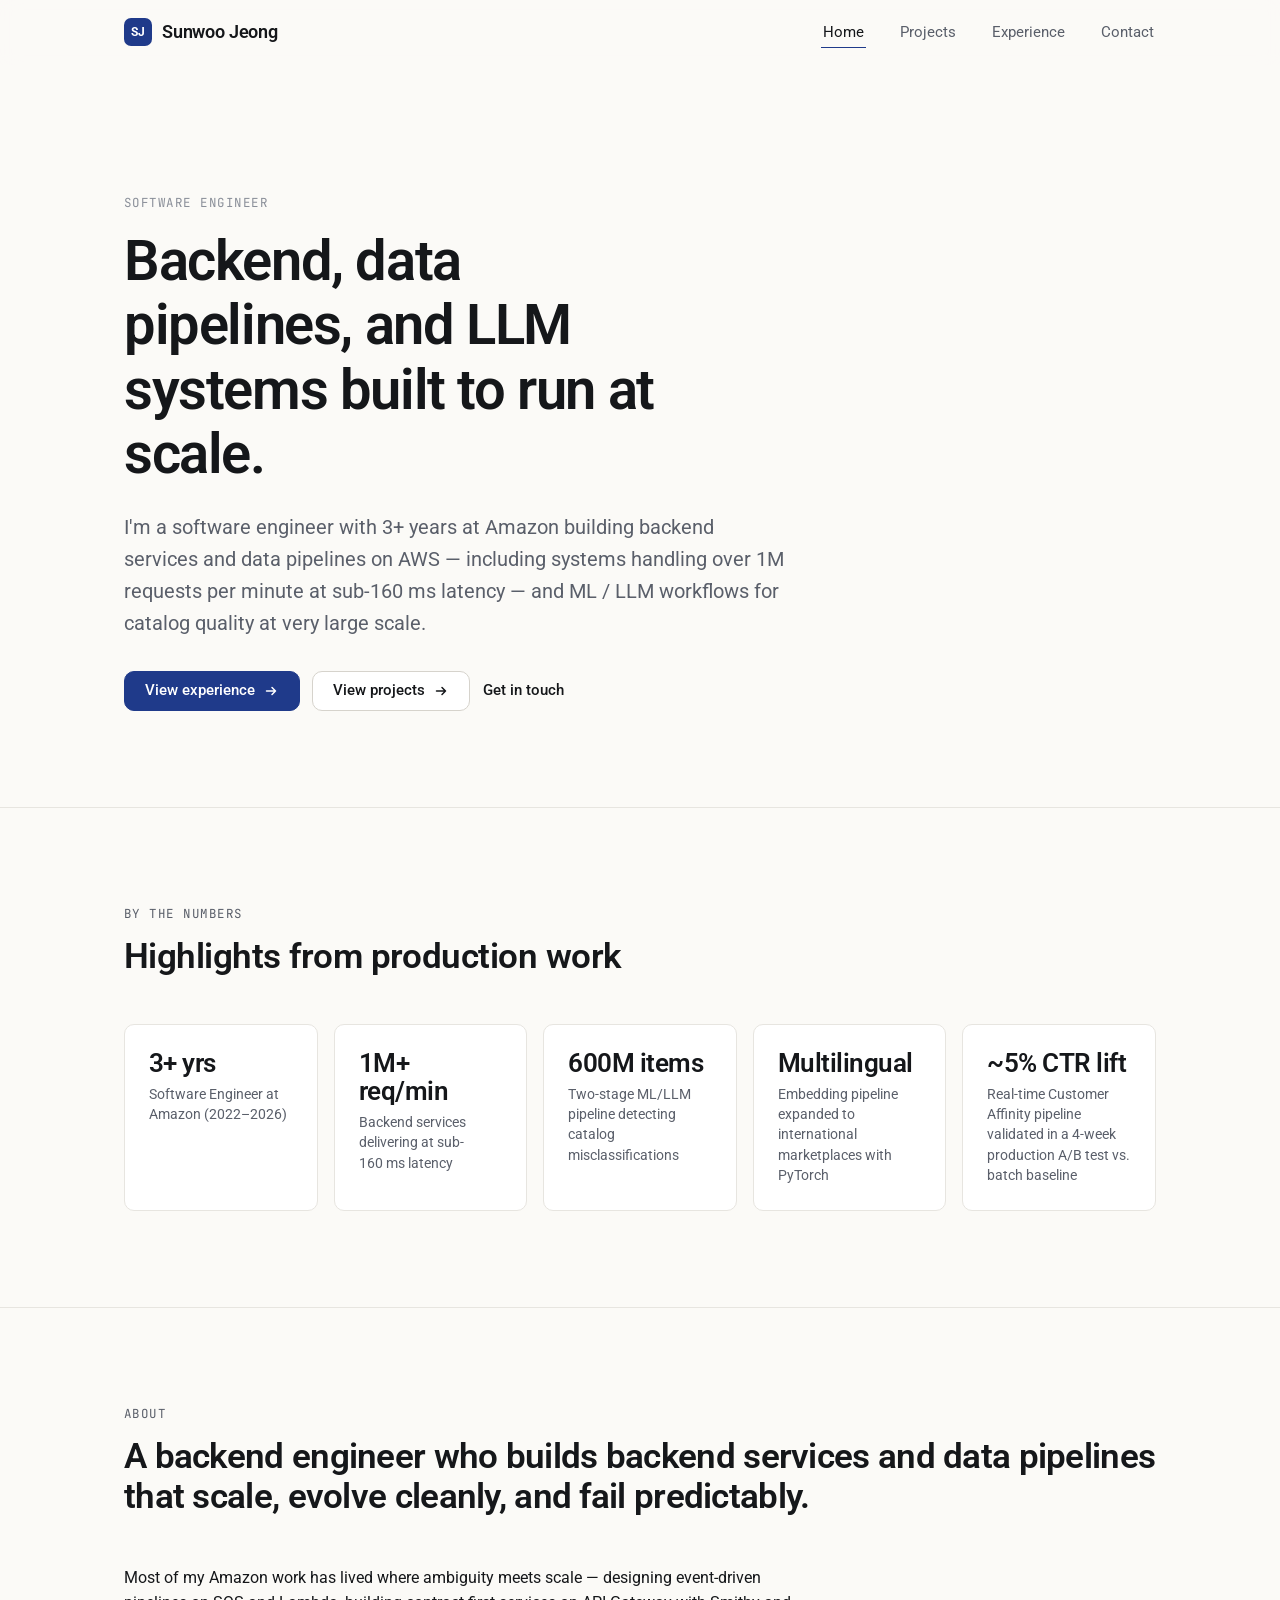
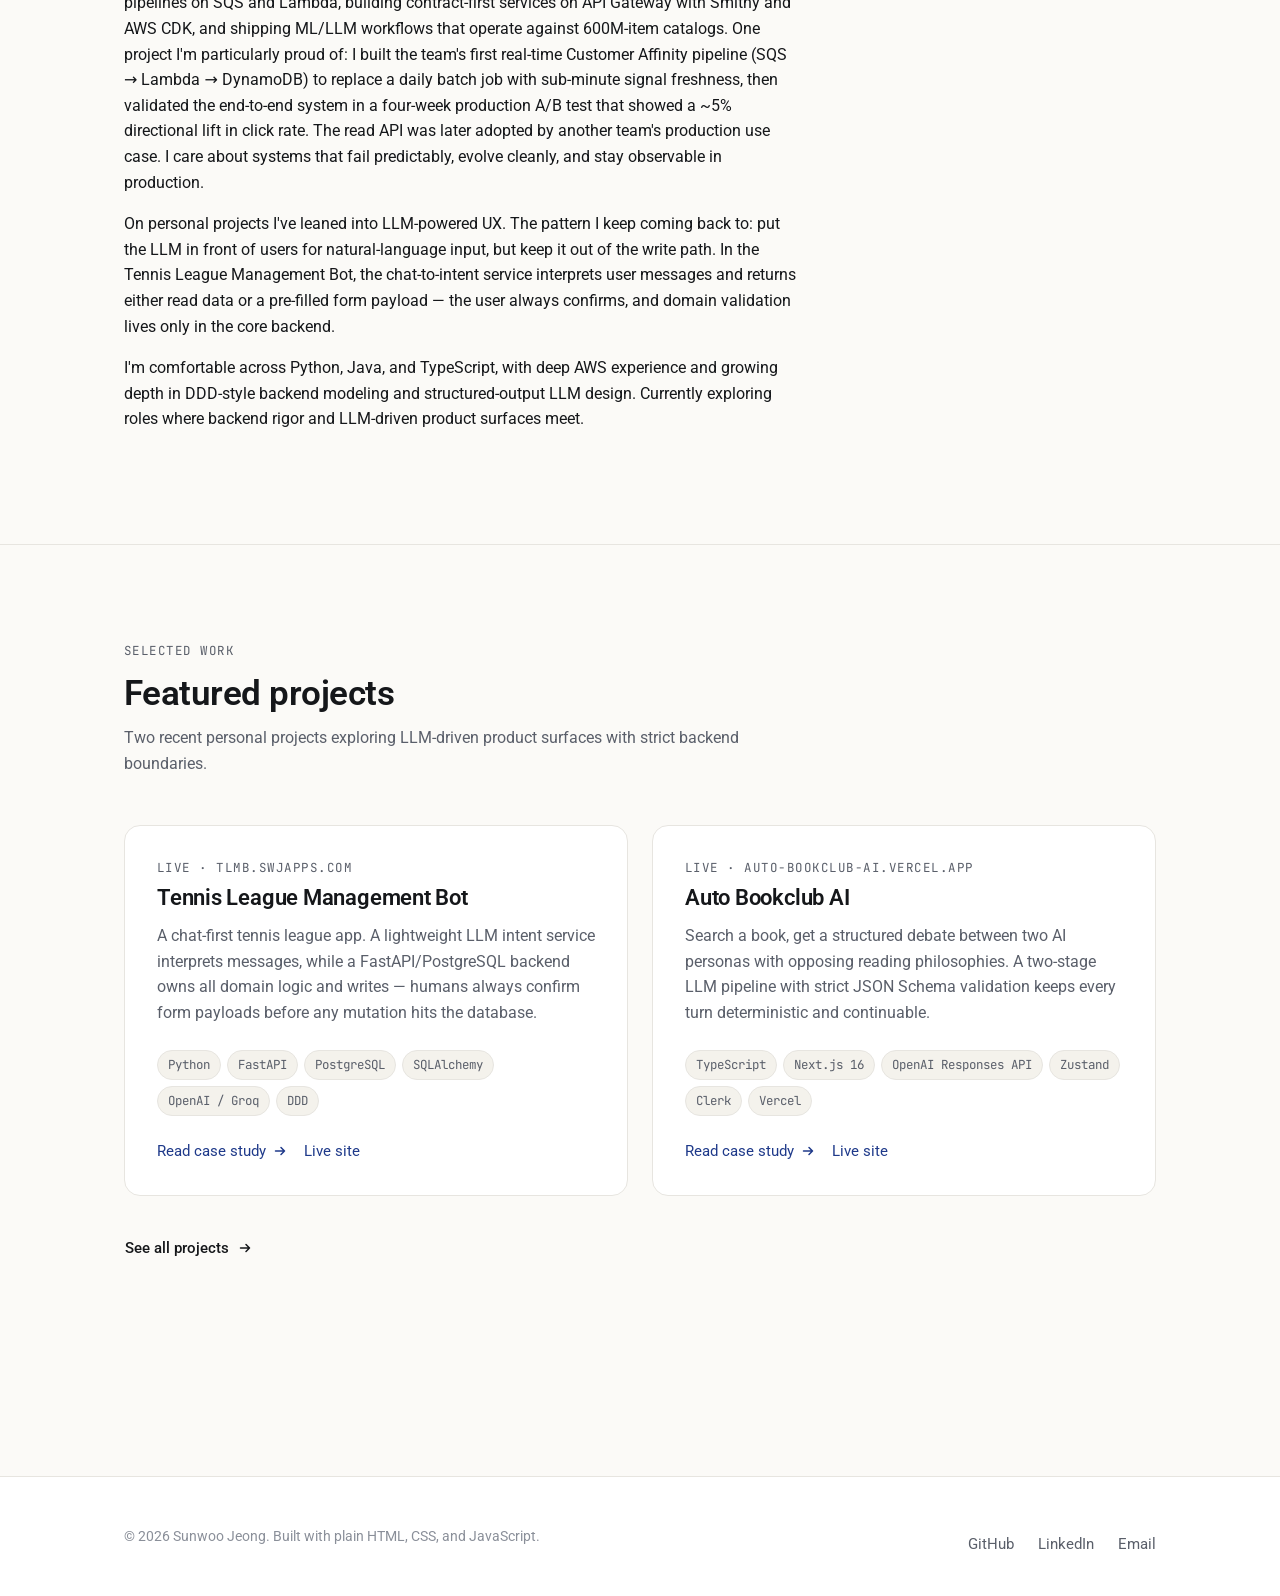
<file: index.html>
<!doctype html>
<html lang="en">
<head>
  <meta charset="utf-8" />
  <meta name="viewport" content="width=device-width, initial-scale=1" />
  <title>Sunwoo Jeong &mdash; Software Engineer</title>
  <meta name="description" content="Software engineer with 3+ years at Amazon building backend services, data pipelines, and ML/LLM workflows. Portfolio of work and personal projects." />
  <link rel="canonical" href="https://swjapps.com/" />

  <meta property="og:type" content="website" />
  <meta property="og:title" content="Sunwoo Jeong &mdash; Software Engineer" />
  <meta property="og:description" content="Backend, data pipelines, and LLM systems. Ex-Amazon SDE. Portfolio of work and personal projects." />
  <meta property="og:url" content="https://swjapps.com/" />
  <meta name="twitter:card" content="summary_large_image" />

  <link rel="icon" type="image/svg+xml" href="assets/img/favicon.svg" />
  <link rel="preconnect" href="https://fonts.googleapis.com" />
  <link rel="preconnect" href="https://fonts.gstatic.com" crossorigin />
  <link href="https://fonts.googleapis.com/css2?family=Roboto:ital,wght@0,400;0,500;0,700;1,400&family=JetBrains+Mono:wght@400;500&display=swap" rel="stylesheet" />
  <link rel="stylesheet" href="assets/css/styles.css" />
</head>
<body>
  <header class="site-header">
    <div class="container">
      <nav class="nav" aria-label="Primary">
        <a class="nav-brand" href="./" aria-label="Home">
          <span class="brand-mark">SJ</span>
          <span>Sunwoo Jeong</span>
        </a>
        <button class="nav-toggle" type="button" data-nav-toggle aria-label="Open navigation menu">
          <span></span>
        </button>
        <ul class="nav-links" data-nav-links>
          <li><a href="./" aria-current="page">Home</a></li>
          <li><a href="projects/">Projects</a></li>
          <li><a href="experience/">Experience</a></li>
          <li><a href="contact/">Contact</a></li>
        </ul>
      </nav>
    </div>
  </header>

  <main id="main">
    <section class="hero">
      <div class="container">
        <p class="eyebrow">Software Engineer</p>
        <h1>Backend, data pipelines, and LLM systems built to run at scale.</h1>
        <p class="lead">
          I'm a software engineer with 3+ years at Amazon building backend services and data
          pipelines on AWS &mdash; including systems handling over 1M requests per minute at sub-160 ms
          latency &mdash; and ML / LLM workflows for catalog quality at very large scale.
        </p>
        <div class="hero-cta">
          <a class="btn btn-primary" href="experience/">
            View experience
            <svg class="icon arrow" viewBox="0 0 16 16" fill="none" aria-hidden="true">
              <path d="M3.5 8h9m-3.5-3.5L12.5 8 9 11.5" stroke="currentColor" stroke-width="1.5" stroke-linecap="round" stroke-linejoin="round" />
            </svg>
          </a>
          <a class="btn btn-secondary" href="projects/">
            View projects
            <svg class="icon arrow" viewBox="0 0 16 16" fill="none" aria-hidden="true">
              <path d="M3.5 8h9m-3.5-3.5L12.5 8 9 11.5" stroke="currentColor" stroke-width="1.5" stroke-linecap="round" stroke-linejoin="round" />
            </svg>
          </a>
          <a class="btn btn-ghost" href="contact/">Get in touch</a>
        </div>
      </div>
    </section>

    <section class="section section-divider" aria-labelledby="highlights-h">
      <div class="container">
        <div class="section-header">
          <p class="eyebrow">By the numbers</p>
          <h2 id="highlights-h">Highlights from production work</h2>
        </div>
        <div class="highlights">
          <div class="highlight">
            <div class="highlight-num">3+ yrs</div>
            <div class="highlight-label">Software Engineer at Amazon (2022&ndash;2026)</div>
          </div>
          <div class="highlight">
            <div class="highlight-num">1M+ req/min</div>
            <div class="highlight-label">Backend services delivering at sub-160&nbsp;ms latency</div>
          </div>
          <div class="highlight">
            <div class="highlight-num">600M items</div>
            <div class="highlight-label">Two-stage ML/LLM pipeline detecting catalog misclassifications</div>
          </div>
          <div class="highlight">
            <div class="highlight-num">Multilingual</div>
            <div class="highlight-label">Embedding pipeline expanded to international marketplaces with PyTorch</div>
          </div>
          <div class="highlight">
            <div class="highlight-num">~5% CTR lift</div>
            <div class="highlight-label">Real-time Customer Affinity pipeline validated in a 4-week production A/B test vs. batch baseline</div>
          </div>
        </div>
      </div>
    </section>

    <section class="section section-divider" aria-labelledby="about-h">
      <div class="container">
        <div class="section-header">
          <p class="eyebrow">About</p>
          <h2 id="about-h">A backend engineer who builds backend services and data pipelines that scale, evolve cleanly, and fail predictably.</h2>
        </div>
        <div class="prose stack">
          <p>
            Most of my Amazon work has lived where ambiguity meets scale &mdash; designing event-driven
            pipelines on SQS and Lambda, building contract-first services on API Gateway with
            Smithy and AWS CDK, and shipping ML/LLM workflows that operate against 600M-item catalogs.
            One project I'm particularly proud of: I built the team's first real-time Customer Affinity
            pipeline (SQS &rarr; Lambda &rarr; DynamoDB) to replace a daily batch job with sub-minute
            signal freshness, then validated the end-to-end system in a four-week production A/B test
            that showed a ~5% directional lift in click rate. The read API was later adopted by
            another team's production use case.
            I care about systems that fail predictably, evolve cleanly, and stay observable in production.
          </p>
          <p>
            On personal projects I've leaned into LLM-powered UX. The pattern I keep coming back to:
            put the LLM in front of users for natural-language input, but keep it out of the write path.
            In the Tennis League Management Bot, the chat-to-intent service interprets user messages and
            returns either read data or a pre-filled form payload &mdash; the user always confirms, and
            domain validation lives only in the core backend.
          </p>
          <p>
            I'm comfortable across Python, Java, and TypeScript, with deep AWS experience and growing
            depth in DDD-style backend modeling and structured-output LLM design. Currently exploring
            roles where backend rigor and LLM-driven product surfaces meet.
          </p>
        </div>
      </div>
    </section>

    <section class="section section-divider" aria-labelledby="featured-h">
      <div class="container">
        <div class="section-header">
          <p class="eyebrow">Selected work</p>
          <h2 id="featured-h">Featured projects</h2>
          <p>Two recent personal projects exploring LLM-driven product surfaces with strict backend boundaries.</p>
        </div>

        <div class="featured-pair">
          <article class="project-card">
            <p class="eyebrow">Live &middot; tlmb.swjapps.com</p>
            <h3><a href="projects/tlmb.html">Tennis League Management Bot</a></h3>
            <p>
              A chat-first tennis league app. A lightweight LLM intent service interprets messages,
              while a FastAPI/PostgreSQL backend owns all domain logic and writes &mdash; humans
              always confirm form payloads before any mutation hits the database.
            </p>
            <ul class="chips" aria-label="Tech stack">
              <li class="chip">Python</li>
              <li class="chip">FastAPI</li>
              <li class="chip">PostgreSQL</li>
              <li class="chip">SQLAlchemy</li>
              <li class="chip">OpenAI / Groq</li>
              <li class="chip">DDD</li>
            </ul>
            <div class="links">
              <a href="projects/tlmb.html">
                Read case study
                <svg class="icon arrow" viewBox="0 0 16 16" fill="none" aria-hidden="true"><path d="M3.5 8h9m-3.5-3.5L12.5 8 9 11.5" stroke="currentColor" stroke-width="1.5" stroke-linecap="round" stroke-linejoin="round"/></svg>
              </a>
              <a href="https://tlmb.swjapps.com" target="_blank" rel="noopener noreferrer">Live site</a>
            </div>
          </article>

          <article class="project-card">
            <p class="eyebrow">Live &middot; auto-bookclub-ai.vercel.app</p>
            <h3><a href="projects/auto-bookclub.html">Auto Bookclub AI</a></h3>
            <p>
              Search a book, get a structured debate between two AI personas with opposing reading
              philosophies. A two-stage LLM pipeline with strict JSON Schema validation keeps every
              turn deterministic and continuable.
            </p>
            <ul class="chips" aria-label="Tech stack">
              <li class="chip">TypeScript</li>
              <li class="chip">Next.js 16</li>
              <li class="chip">OpenAI Responses API</li>
              <li class="chip">Zustand</li>
              <li class="chip">Clerk</li>
              <li class="chip">Vercel</li>
            </ul>
            <div class="links">
              <a href="projects/auto-bookclub.html">
                Read case study
                <svg class="icon arrow" viewBox="0 0 16 16" fill="none" aria-hidden="true"><path d="M3.5 8h9m-3.5-3.5L12.5 8 9 11.5" stroke="currentColor" stroke-width="1.5" stroke-linecap="round" stroke-linejoin="round"/></svg>
              </a>
              <a href="https://auto-bookclub-ai.vercel.app/" target="_blank" rel="noopener noreferrer">Live site</a>
            </div>
          </article>
        </div>

        <p style="margin-top: var(--space-6);">
          <a href="projects/" class="btn btn-ghost">
            See all projects
            <svg class="icon arrow" viewBox="0 0 16 16" fill="none" aria-hidden="true"><path d="M3.5 8h9m-3.5-3.5L12.5 8 9 11.5" stroke="currentColor" stroke-width="1.5" stroke-linecap="round" stroke-linejoin="round"/></svg>
          </a>
        </p>
      </div>
    </section>
  </main>

  <footer class="site-footer">
    <div class="container">
      <div class="footer-row">
        <p class="footer-meta">&copy; <span data-current-year>2026</span> Sunwoo Jeong. Built with plain HTML, CSS, and JavaScript.</p>
        <ul class="footer-links">
          <li><a href="https://github.com/swjeong0825" target="_blank" rel="noopener noreferrer">GitHub</a></li>
          <li><a href="https://www.linkedin.com/in/sunwoo-jeong-4b6621198" target="_blank" rel="noopener noreferrer">LinkedIn</a></li>
          <li><a href="mailto:sunwoojeongOfficial@gmail.com">Email</a></li>
        </ul>
      </div>
    </div>
  </footer>

  <script src="assets/js/main.js" defer></script>
</body>
</html>
</file>
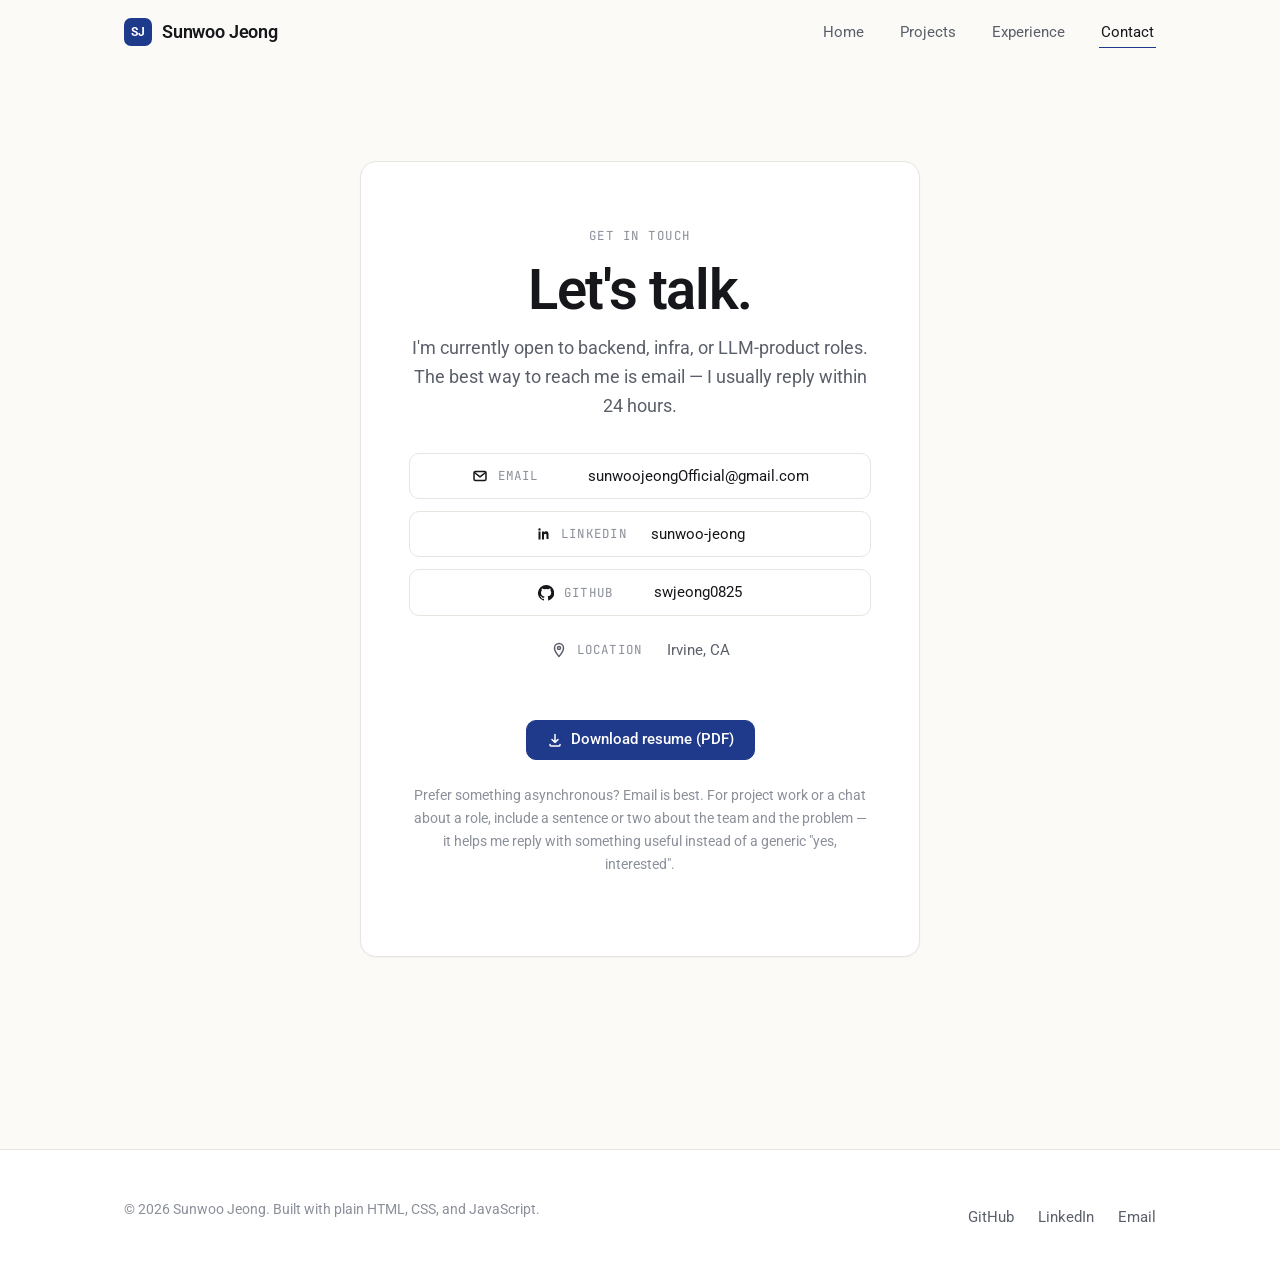
<file: contact/index.html>
<!doctype html>
<html lang="en">
<head>
  <meta charset="utf-8" />
  <meta name="viewport" content="width=device-width, initial-scale=1" />
  <title>Contact &mdash; Sunwoo Jeong</title>
  <meta name="description" content="Get in touch with Sunwoo Jeong. Email, LinkedIn, GitHub, and downloadable resume." />
  <link rel="canonical" href="https://swjapps.com/contact/" />

  <meta property="og:type" content="website" />
  <meta property="og:title" content="Contact &mdash; Sunwoo Jeong" />
  <meta property="og:description" content="Email, LinkedIn, GitHub, and downloadable resume." />
  <meta property="og:url" content="https://swjapps.com/contact/" />
  <meta name="twitter:card" content="summary" />

  <link rel="icon" type="image/svg+xml" href="../assets/img/favicon.svg" />
  <link rel="preconnect" href="https://fonts.googleapis.com" />
  <link rel="preconnect" href="https://fonts.gstatic.com" crossorigin />
  <link href="https://fonts.googleapis.com/css2?family=Roboto:ital,wght@0,400;0,500;0,700;1,400&family=JetBrains+Mono:wght@400;500&display=swap" rel="stylesheet" />
  <link rel="stylesheet" href="../assets/css/styles.css" />
</head>
<body>
  <header class="site-header">
    <div class="container">
      <nav class="nav" aria-label="Primary">
        <a class="nav-brand" href="../" aria-label="Home">
          <span class="brand-mark">SJ</span>
          <span>Sunwoo Jeong</span>
        </a>
        <button class="nav-toggle" type="button" data-nav-toggle aria-label="Open navigation menu">
          <span></span>
        </button>
        <ul class="nav-links" data-nav-links>
          <li><a href="../">Home</a></li>
          <li><a href="../projects/">Projects</a></li>
          <li><a href="../experience/">Experience</a></li>
          <li><a href="./" aria-current="page">Contact</a></li>
        </ul>
      </nav>
    </div>
  </header>

  <main id="main">
    <section class="section">
      <div class="container">
        <div class="contact-card">
          <p class="eyebrow">Get in touch</p>
          <h1>Let's talk.</h1>
          <p class="lead">
            I'm currently open to backend, infra, or LLM-product roles. The best way to reach me
            is email &mdash; I usually reply within 24 hours.
          </p>

          <ul class="contact-list">
            <li>
              <a href="mailto:sunwoojeongOfficial@gmail.com" aria-label="Email Sunwoo Jeong">
                <svg class="icon" viewBox="0 0 16 16" fill="none" aria-hidden="true">
                  <rect x="2" y="3.5" width="12" height="9" rx="1.5" stroke="currentColor" stroke-width="1.5"/>
                  <path d="m2.5 4.5 5.2 4.2a.5.5 0 0 0 .6 0l5.2-4.2" stroke="currentColor" stroke-width="1.5" stroke-linecap="round"/>
                </svg>
                <span class="label">Email</span>
                <span>sunwoojeongOfficial@gmail.com</span>
              </a>
            </li>
            <li>
              <a href="https://www.linkedin.com/in/sunwoo-jeong-4b6621198" target="_blank" rel="noopener noreferrer" aria-label="LinkedIn profile">
                <svg class="icon" viewBox="0 0 16 16" fill="currentColor" aria-hidden="true">
                  <path d="M3.5 5.5h2v8h-2zM4.5 2.2a1.2 1.2 0 1 1 0 2.4 1.2 1.2 0 0 1 0-2.4ZM7 5.5h2v1.1a2.3 2.3 0 0 1 2.1-1.3c2 0 2.4 1.4 2.4 3.1v4.6h-2V9.5c0-.8 0-1.8-1.1-1.8-1.1 0-1.4.9-1.4 1.7v4.1H7z"/>
                </svg>
                <span class="label">LinkedIn</span>
                <span>sunwoo-jeong</span>
              </a>
            </li>
            <li>
              <a href="https://github.com/swjeong0825" target="_blank" rel="noopener noreferrer" aria-label="GitHub profile">
                <svg class="icon" viewBox="0 0 16 16" fill="currentColor" aria-hidden="true">
                  <path d="M8 0a8 8 0 0 0-2.5 15.6c.4.1.5-.2.5-.4v-1.4c-2.2.5-2.7-1-2.7-1-.4-.9-.9-1.2-.9-1.2-.7-.5.1-.5.1-.5.8.1 1.2.8 1.2.8.7 1.3 1.9.9 2.4.7.1-.6.3-.9.5-1.1-1.8-.2-3.6-.9-3.6-3.9 0-.9.3-1.6.8-2.1-.1-.2-.4-1 .1-2.1 0 0 .7-.2 2.2.8a7.6 7.6 0 0 1 4 0c1.5-1 2.2-.8 2.2-.8.5 1.1.2 1.9.1 2.1.5.5.8 1.2.8 2.1 0 3-1.8 3.7-3.6 3.9.3.3.5.7.5 1.5v2.2c0 .2.1.5.6.4A8 8 0 0 0 8 0Z"/>
                </svg>
                <span class="label">GitHub</span>
                <span>swjeong0825</span>
              </a>
            </li>
            <li>
              <span style="display:inline-flex; align-items:center; gap:10px; padding: 10px 16px; color: var(--text-2); font-size: 0.95rem;">
                <svg class="icon" viewBox="0 0 16 16" fill="none" aria-hidden="true">
                  <path d="M8 1.5c-2.5 0-4.5 2-4.5 4.5 0 3.4 4.5 8.5 4.5 8.5s4.5-5.1 4.5-8.5c0-2.5-2-4.5-4.5-4.5Z" stroke="currentColor" stroke-width="1.5" stroke-linejoin="round"/>
                  <circle cx="8" cy="6" r="1.5" stroke="currentColor" stroke-width="1.5"/>
                </svg>
                <span class="label">Location</span>
                <span>Irvine, CA</span>
              </span>
            </li>
          </ul>

          <a class="btn btn-primary" href="../assets/resume.pdf" download="Sunwoo-Jeong-Resume.pdf">
            <svg class="icon" viewBox="0 0 16 16" fill="none" aria-hidden="true">
              <path d="M8 2.5v8m0 0L5 7.5m3 3 3-3M3 12.5v.5a1 1 0 0 0 1 1h8a1 1 0 0 0 1-1v-.5" stroke="currentColor" stroke-width="1.5" stroke-linecap="round" stroke-linejoin="round"/>
            </svg>
            Download resume (PDF)
          </a>

          <p class="contact-note">
            Prefer something asynchronous? Email is best. For project work or a chat about a role,
            include a sentence or two about the team and the problem &mdash; it helps me reply with
            something useful instead of a generic "yes, interested".
          </p>
        </div>
      </div>
    </section>
  </main>

  <footer class="site-footer">
    <div class="container">
      <div class="footer-row">
        <p class="footer-meta">&copy; <span data-current-year>2026</span> Sunwoo Jeong. Built with plain HTML, CSS, and JavaScript.</p>
        <ul class="footer-links">
          <li><a href="https://github.com/swjeong0825" target="_blank" rel="noopener noreferrer">GitHub</a></li>
          <li><a href="https://www.linkedin.com/in/sunwoo-jeong-4b6621198" target="_blank" rel="noopener noreferrer">LinkedIn</a></li>
          <li><a href="mailto:sunwoojeongOfficial@gmail.com">Email</a></li>
        </ul>
      </div>
    </div>
  </footer>

  <script src="../assets/js/main.js" defer></script>
</body>
</html>
</file>
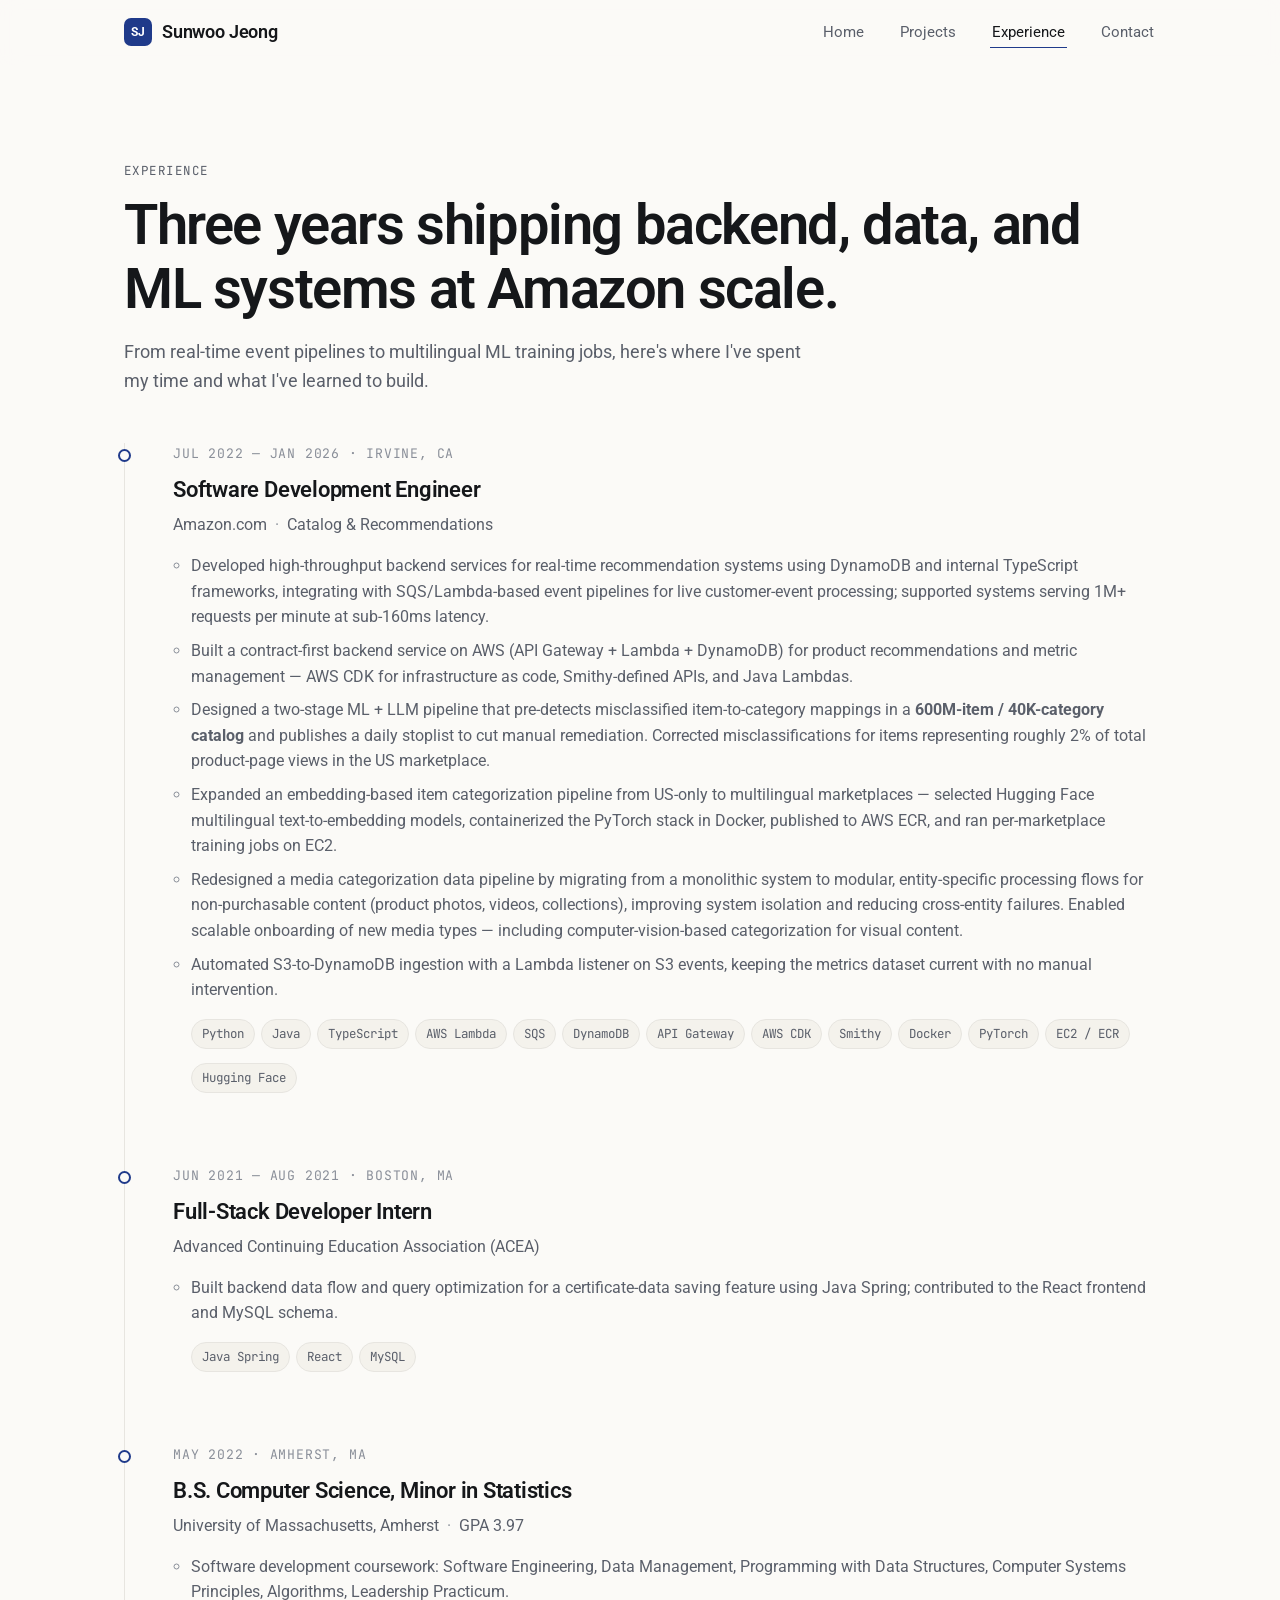
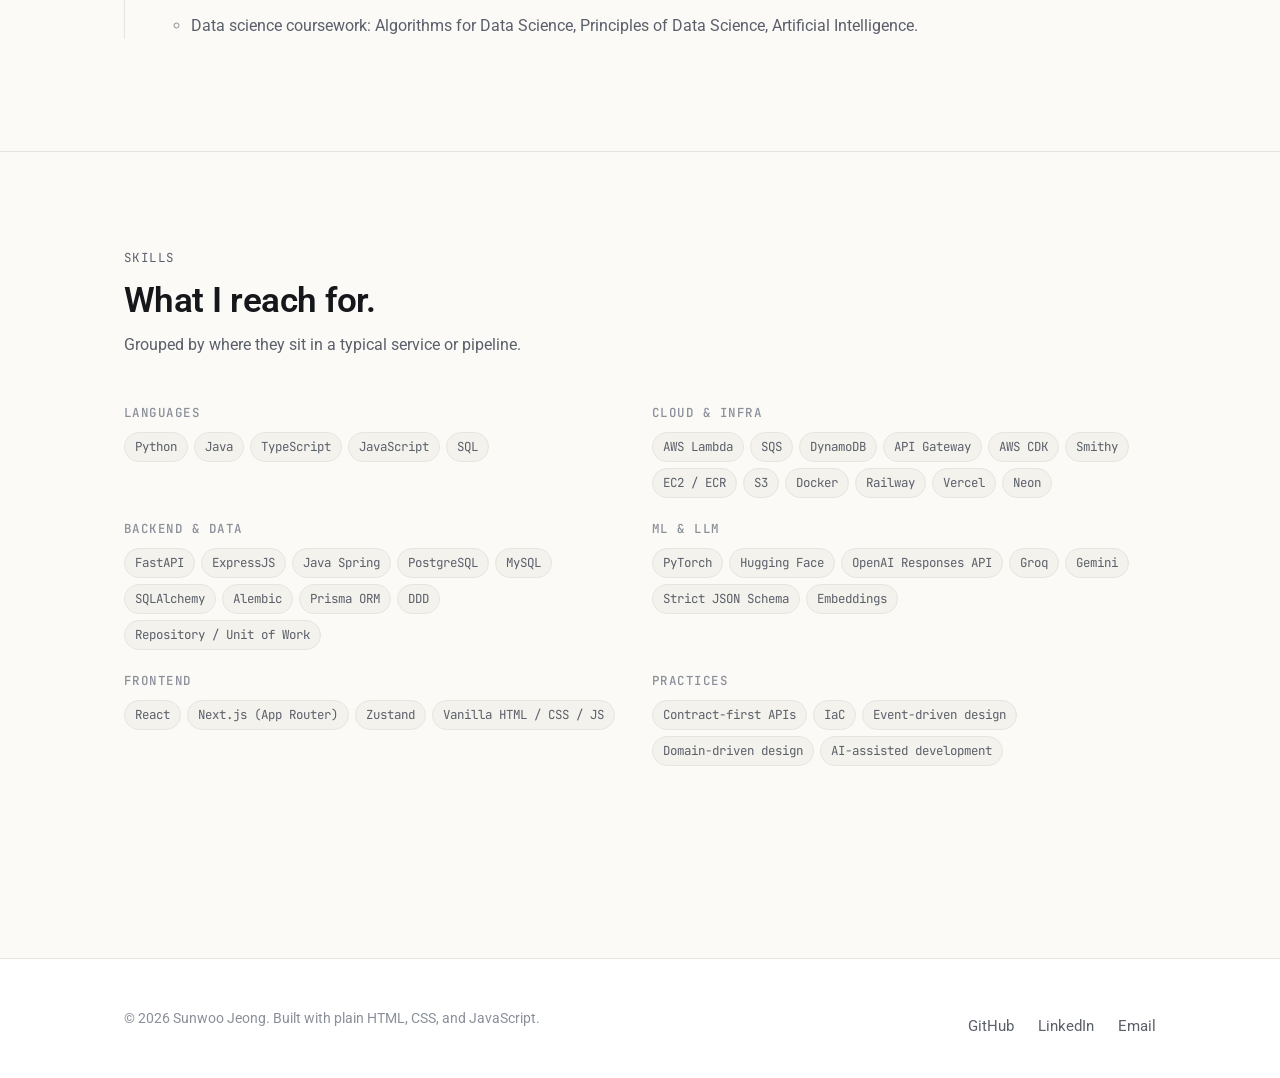
<file: experience/index.html>
<!doctype html>
<html lang="en">
<head>
  <meta charset="utf-8" />
  <meta name="viewport" content="width=device-width, initial-scale=1" />
  <title>Experience &mdash; Sunwoo Jeong</title>
  <meta name="description" content="Career timeline for Sunwoo Jeong: Software Engineer at Amazon (2022\u20132026), Full-Stack Intern at ACEA (2021), B.S. Computer Science from UMass Amherst." />
  <link rel="canonical" href="https://swjapps.com/experience/" />

  <meta property="og:type" content="profile" />
  <meta property="og:title" content="Experience &mdash; Sunwoo Jeong" />
  <meta property="og:description" content="Career timeline and skills." />
  <meta property="og:url" content="https://swjapps.com/experience/" />
  <meta name="twitter:card" content="summary" />

  <link rel="icon" type="image/svg+xml" href="../assets/img/favicon.svg" />
  <link rel="preconnect" href="https://fonts.googleapis.com" />
  <link rel="preconnect" href="https://fonts.gstatic.com" crossorigin />
  <link href="https://fonts.googleapis.com/css2?family=Roboto:ital,wght@0,400;0,500;0,700;1,400&family=JetBrains+Mono:wght@400;500&display=swap" rel="stylesheet" />
  <link rel="stylesheet" href="../assets/css/styles.css" />
</head>
<body>
  <header class="site-header">
    <div class="container">
      <nav class="nav" aria-label="Primary">
        <a class="nav-brand" href="../" aria-label="Home">
          <span class="brand-mark">SJ</span>
          <span>Sunwoo Jeong</span>
        </a>
        <button class="nav-toggle" type="button" data-nav-toggle aria-label="Open navigation menu">
          <span></span>
        </button>
        <ul class="nav-links" data-nav-links>
          <li><a href="../">Home</a></li>
          <li><a href="../projects/">Projects</a></li>
          <li><a href="./" aria-current="page">Experience</a></li>
          <li><a href="../contact/">Contact</a></li>
        </ul>
      </nav>
    </div>
  </header>

  <main id="main">
    <section class="section">
      <div class="container">
        <div class="section-header">
          <p class="eyebrow">Experience</p>
          <h1>Three years shipping backend, data, and ML systems at Amazon scale.</h1>
          <p class="lead">
            From real-time event pipelines to multilingual ML training jobs, here's where I've spent
            my time and what I've learned to build.
          </p>
        </div>

        <ol class="timeline" aria-label="Career timeline">
          <li class="timeline-item">
            <div class="when">Jul 2022 &mdash; Jan 2026 &middot; Irvine, CA</div>
            <div class="role">Software Development Engineer</div>
            <div class="company">Amazon.com<span class="sep">&middot;</span>Catalog &amp; Recommendations</div>
            <ul>
              <li>
                Developed high-throughput backend services for real-time recommendation systems using DynamoDB and internal TypeScript frameworks, 
                integrating with SQS/Lambda-based event pipelines for live customer-event processing; 
                supported systems serving 1M+ requests per minute at sub-160ms latency.
              </li>
              <li>
                Built a contract-first backend service on AWS (API Gateway + Lambda + DynamoDB) for
                product recommendations and metric management &mdash; AWS CDK for infrastructure
                as code, Smithy-defined APIs, and Java Lambdas.
              </li>
              <li>
                Designed a two-stage ML + LLM pipeline that pre-detects misclassified
                item-to-category mappings in a <strong>600M-item / 40K-category catalog</strong> and
                publishes a daily stoplist to cut manual remediation. Corrected misclassifications
                for items representing roughly 2% of total product-page views in the US marketplace.
              </li>
              <li>
                Expanded an embedding-based item categorization pipeline from US-only to
                multilingual marketplaces &mdash; selected Hugging Face multilingual
                text-to-embedding models, containerized the PyTorch stack in Docker, published to
                AWS ECR, and ran per-marketplace training jobs on EC2.
              </li>
              <li>
                Redesigned a media categorization data pipeline by migrating from a monolithic
                system to modular, entity-specific processing flows for non-purchasable content
                (product photos, videos, collections), improving system isolation and reducing
                cross-entity failures. Enabled scalable onboarding of new media types &mdash;
                including computer-vision-based categorization for visual content.
              </li>
              <li>
                Automated S3-to-DynamoDB ingestion with a Lambda listener on S3 events, keeping
                the metrics dataset current with no manual intervention.
              </li>
            </ul>
            <ul class="chips" aria-label="Tech used at Amazon">
              <li class="chip">Python</li>
              <li class="chip">Java</li>
              <li class="chip">TypeScript</li>
              <li class="chip">AWS Lambda</li>
              <li class="chip">SQS</li>
              <li class="chip">DynamoDB</li>
              <li class="chip">API Gateway</li>
              <li class="chip">AWS CDK</li>
              <li class="chip">Smithy</li>
              <li class="chip">Docker</li>
              <li class="chip">PyTorch</li>
              <li class="chip">EC2 / ECR</li>
              <li class="chip">Hugging Face</li>
            </ul>
          </li>

          <li class="timeline-item">
            <div class="when">Jun 2021 &mdash; Aug 2021 &middot; Boston, MA</div>
            <div class="role">Full-Stack Developer Intern</div>
            <div class="company">Advanced Continuing Education Association (ACEA)</div>
            <ul>
              <li>
                Built backend data flow and query optimization for a certificate-data saving
                feature using Java Spring; contributed to the React frontend and MySQL schema.
              </li>
            </ul>
            <ul class="chips" aria-label="Tech used at ACEA">
              <li class="chip">Java Spring</li>
              <li class="chip">React</li>
              <li class="chip">MySQL</li>
            </ul>
          </li>

          <li class="timeline-item">
            <div class="when">May 2022 &middot; Amherst, MA</div>
            <div class="role">B.S. Computer Science, Minor in Statistics</div>
            <div class="company">University of Massachusetts, Amherst<span class="sep">&middot;</span>GPA 3.97</div>
            <ul>
              <li>
                Software development coursework: Software Engineering, Data Management,
                Programming with Data Structures, Computer Systems Principles, Algorithms,
                Leadership Practicum.
              </li>
              <li>
                Data science coursework: Algorithms for Data Science, Principles of Data Science,
                Artificial Intelligence.
              </li>
            </ul>
          </li>
        </ol>
      </div>
    </section>

    <section class="section section-divider" aria-labelledby="skills-h">
      <div class="container">
        <div class="section-header">
          <p class="eyebrow">Skills</p>
          <h2 id="skills-h">What I reach for.</h2>
          <p>Grouped by where they sit in a typical service or pipeline.</p>
        </div>

        <div class="skills-grid">
          <div class="skill-group">
            <h4>Languages</h4>
            <ul class="chips">
              <li class="chip">Python</li>
              <li class="chip">Java</li>
              <li class="chip">TypeScript</li>
              <li class="chip">JavaScript</li>
              <li class="chip">SQL</li>
            </ul>
          </div>
          <div class="skill-group">
            <h4>Cloud &amp; infra</h4>
            <ul class="chips">
              <li class="chip">AWS Lambda</li>
              <li class="chip">SQS</li>
              <li class="chip">DynamoDB</li>
              <li class="chip">API Gateway</li>
              <li class="chip">AWS CDK</li>
              <li class="chip">Smithy</li>
              <li class="chip">EC2 / ECR</li>
              <li class="chip">S3</li>
              <li class="chip">Docker</li>
              <li class="chip">Railway</li>
              <li class="chip">Vercel</li>
              <li class="chip">Neon</li>
            </ul>
          </div>
          <div class="skill-group">
            <h4>Backend &amp; data</h4>
            <ul class="chips">
              <li class="chip">FastAPI</li>
              <li class="chip">ExpressJS</li>
              <li class="chip">Java Spring</li>
              <li class="chip">PostgreSQL</li>
              <li class="chip">MySQL</li>
              <li class="chip">SQLAlchemy</li>
              <li class="chip">Alembic</li>
              <li class="chip">Prisma ORM</li>
              <li class="chip">DDD</li>
              <li class="chip">Repository / Unit of Work</li>
            </ul>
          </div>
          <div class="skill-group">
            <h4>ML &amp; LLM</h4>
            <ul class="chips">
              <li class="chip">PyTorch</li>
              <li class="chip">Hugging Face</li>
              <li class="chip">OpenAI Responses API</li>
              <li class="chip">Groq</li>
              <li class="chip">Gemini</li>
              <li class="chip">Strict JSON Schema</li>
              <li class="chip">Embeddings</li>
            </ul>
          </div>
          <div class="skill-group">
            <h4>Frontend</h4>
            <ul class="chips">
              <li class="chip">React</li>
              <li class="chip">Next.js (App Router)</li>
              <li class="chip">Zustand</li>
              <li class="chip">Vanilla HTML / CSS / JS</li>
            </ul>
          </div>
          <div class="skill-group">
            <h4>Practices</h4>
            <ul class="chips">
              <li class="chip">Contract-first APIs</li>
              <li class="chip">IaC</li>
              <li class="chip">Event-driven design</li>
              <li class="chip">Domain-driven design</li>
              <li class="chip">AI-assisted development</li>
            </ul>
          </div>
        </div>
      </div>
    </section>
  </main>

  <footer class="site-footer">
    <div class="container">
      <div class="footer-row">
        <p class="footer-meta">&copy; <span data-current-year>2026</span> Sunwoo Jeong. Built with plain HTML, CSS, and JavaScript.</p>
        <ul class="footer-links">
          <li><a href="https://github.com/swjeong0825" target="_blank" rel="noopener noreferrer">GitHub</a></li>
          <li><a href="https://www.linkedin.com/in/sunwoo-jeong-4b6621198" target="_blank" rel="noopener noreferrer">LinkedIn</a></li>
          <li><a href="mailto:sunwoojeongOfficial@gmail.com">Email</a></li>
        </ul>
      </div>
    </div>
  </footer>

  <script src="../assets/js/main.js" defer></script>
</body>
</html>
</file>
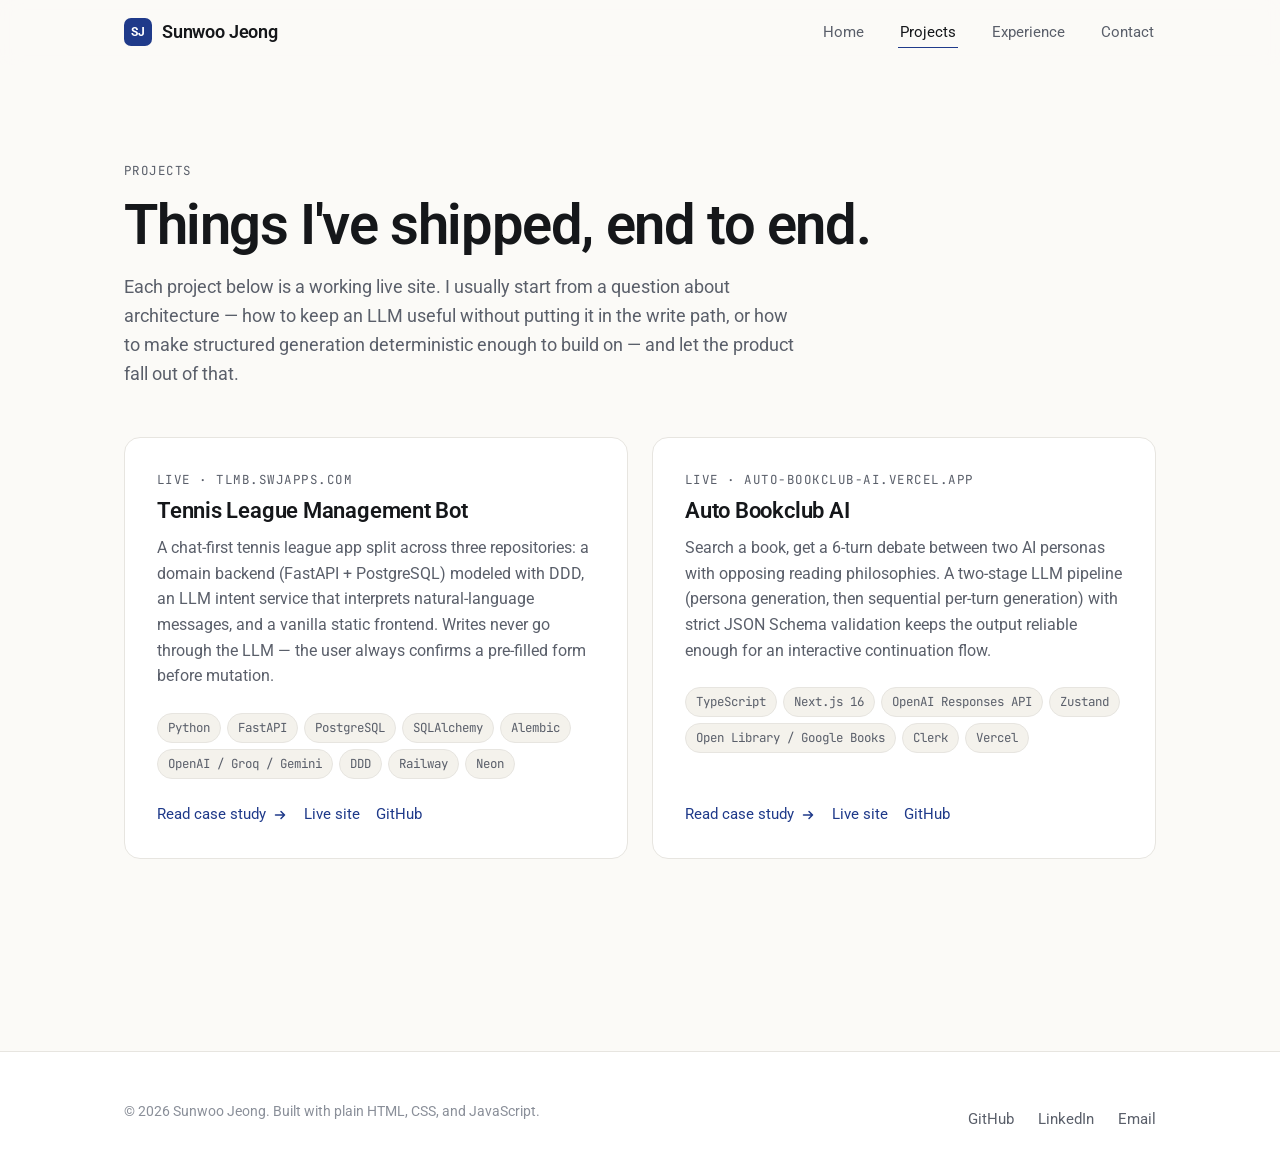
<file: projects/index.html>
<!doctype html>
<html lang="en">
<head>
  <meta charset="utf-8" />
  <meta name="viewport" content="width=device-width, initial-scale=1" />
  <title>Projects &mdash; Sunwoo Jeong</title>
  <meta name="description" content="Personal projects by Sunwoo Jeong &mdash; LLM-driven product surfaces backed by strict, well-modeled APIs." />
  <link rel="canonical" href="https://swjapps.com/projects/" />

  <meta property="og:type" content="website" />
  <meta property="og:title" content="Projects &mdash; Sunwoo Jeong" />
  <meta property="og:description" content="LLM-driven product surfaces backed by strict, well-modeled APIs." />
  <meta property="og:url" content="https://swjapps.com/projects/" />
  <meta name="twitter:card" content="summary" />

  <link rel="icon" type="image/svg+xml" href="../assets/img/favicon.svg" />
  <link rel="preconnect" href="https://fonts.googleapis.com" />
  <link rel="preconnect" href="https://fonts.gstatic.com" crossorigin />
  <link href="https://fonts.googleapis.com/css2?family=Roboto:ital,wght@0,400;0,500;0,700;1,400&family=JetBrains+Mono:wght@400;500&display=swap" rel="stylesheet" />
  <link rel="stylesheet" href="../assets/css/styles.css" />
</head>
<body>
  <header class="site-header">
    <div class="container">
      <nav class="nav" aria-label="Primary">
        <a class="nav-brand" href="../" aria-label="Home">
          <span class="brand-mark">SJ</span>
          <span>Sunwoo Jeong</span>
        </a>
        <button class="nav-toggle" type="button" data-nav-toggle aria-label="Open navigation menu">
          <span></span>
        </button>
        <ul class="nav-links" data-nav-links>
          <li><a href="../">Home</a></li>
          <li><a href="./" aria-current="page">Projects</a></li>
          <li><a href="../experience/">Experience</a></li>
          <li><a href="../contact/">Contact</a></li>
        </ul>
      </nav>
    </div>
  </header>

  <main id="main">
    <section class="section">
      <div class="container">
        <div class="section-header">
          <p class="eyebrow">Projects</p>
          <h1>Things I've shipped, end to end.</h1>
          <p class="lead">
            Each project below is a working live site. I usually start from a question about
            architecture &mdash; how to keep an LLM useful without putting it in the write path,
            or how to make structured generation deterministic enough to build on &mdash; and let
            the product fall out of that.
          </p>
        </div>

        <div class="project-grid">
          <article class="project-card">
            <p class="eyebrow">Live &middot; tlmb.swjapps.com</p>
            <h3><a href="tlmb.html">Tennis League Management Bot</a></h3>
            <p>
              A chat-first tennis league app split across three repositories: a domain backend
              (FastAPI + PostgreSQL) modeled with DDD, an LLM intent service that interprets
              natural-language messages, and a vanilla static frontend. Writes never go through the
              LLM &mdash; the user always confirms a pre-filled form before mutation.
            </p>
            <ul class="chips" aria-label="Tech stack">
              <li class="chip">Python</li>
              <li class="chip">FastAPI</li>
              <li class="chip">PostgreSQL</li>
              <li class="chip">SQLAlchemy</li>
              <li class="chip">Alembic</li>
              <li class="chip">OpenAI / Groq / Gemini</li>
              <li class="chip">DDD</li>
              <li class="chip">Railway</li>
              <li class="chip">Neon</li>
            </ul>
            <div class="links">
              <a href="tlmb.html">
                Read case study
                <svg class="icon arrow" viewBox="0 0 16 16" fill="none" aria-hidden="true"><path d="M3.5 8h9m-3.5-3.5L12.5 8 9 11.5" stroke="currentColor" stroke-width="1.5" stroke-linecap="round" stroke-linejoin="round"/></svg>
              </a>
              <a href="https://tlmb.swjapps.com" target="_blank" rel="noopener noreferrer">Live site</a>
              <a href="https://github.com/swjeong0825/TLMB_backend_main" target="_blank" rel="noopener noreferrer">GitHub</a>
            </div>
          </article>

          <article class="project-card">
            <p class="eyebrow">Live &middot; auto-bookclub-ai.vercel.app</p>
            <h3><a href="auto-bookclub.html">Auto Bookclub AI</a></h3>
            <p>
              Search a book, get a 6-turn debate between two AI personas with opposing reading
              philosophies. A two-stage LLM pipeline (persona generation, then sequential
              per-turn generation) with strict JSON Schema validation keeps the output reliable
              enough for an interactive continuation flow.
            </p>
            <ul class="chips" aria-label="Tech stack">
              <li class="chip">TypeScript</li>
              <li class="chip">Next.js 16</li>
              <li class="chip">OpenAI Responses API</li>
              <li class="chip">Zustand</li>
              <li class="chip">Open Library / Google Books</li>
              <li class="chip">Clerk</li>
              <li class="chip">Vercel</li>
            </ul>
            <div class="links">
              <a href="auto-bookclub.html">
                Read case study
                <svg class="icon arrow" viewBox="0 0 16 16" fill="none" aria-hidden="true"><path d="M3.5 8h9m-3.5-3.5L12.5 8 9 11.5" stroke="currentColor" stroke-width="1.5" stroke-linecap="round" stroke-linejoin="round"/></svg>
              </a>
              <a href="https://auto-bookclub-ai.vercel.app/" target="_blank" rel="noopener noreferrer">Live site</a>
              <a href="https://github.com/swjeong0825/Auto-Bookclub-AI" target="_blank" rel="noopener noreferrer">GitHub</a>
            </div>
          </article>
        </div>
      </div>
    </section>
  </main>

  <footer class="site-footer">
    <div class="container">
      <div class="footer-row">
        <p class="footer-meta">&copy; <span data-current-year>2026</span> Sunwoo Jeong. Built with plain HTML, CSS, and JavaScript.</p>
        <ul class="footer-links">
          <li><a href="https://github.com/swjeong0825" target="_blank" rel="noopener noreferrer">GitHub</a></li>
          <li><a href="https://www.linkedin.com/in/sunwoo-jeong-4b6621198" target="_blank" rel="noopener noreferrer">LinkedIn</a></li>
          <li><a href="mailto:sunwoojeongOfficial@gmail.com">Email</a></li>
        </ul>
      </div>
    </div>
  </footer>

  <script src="../assets/js/main.js" defer></script>
</body>
</html>
</file>
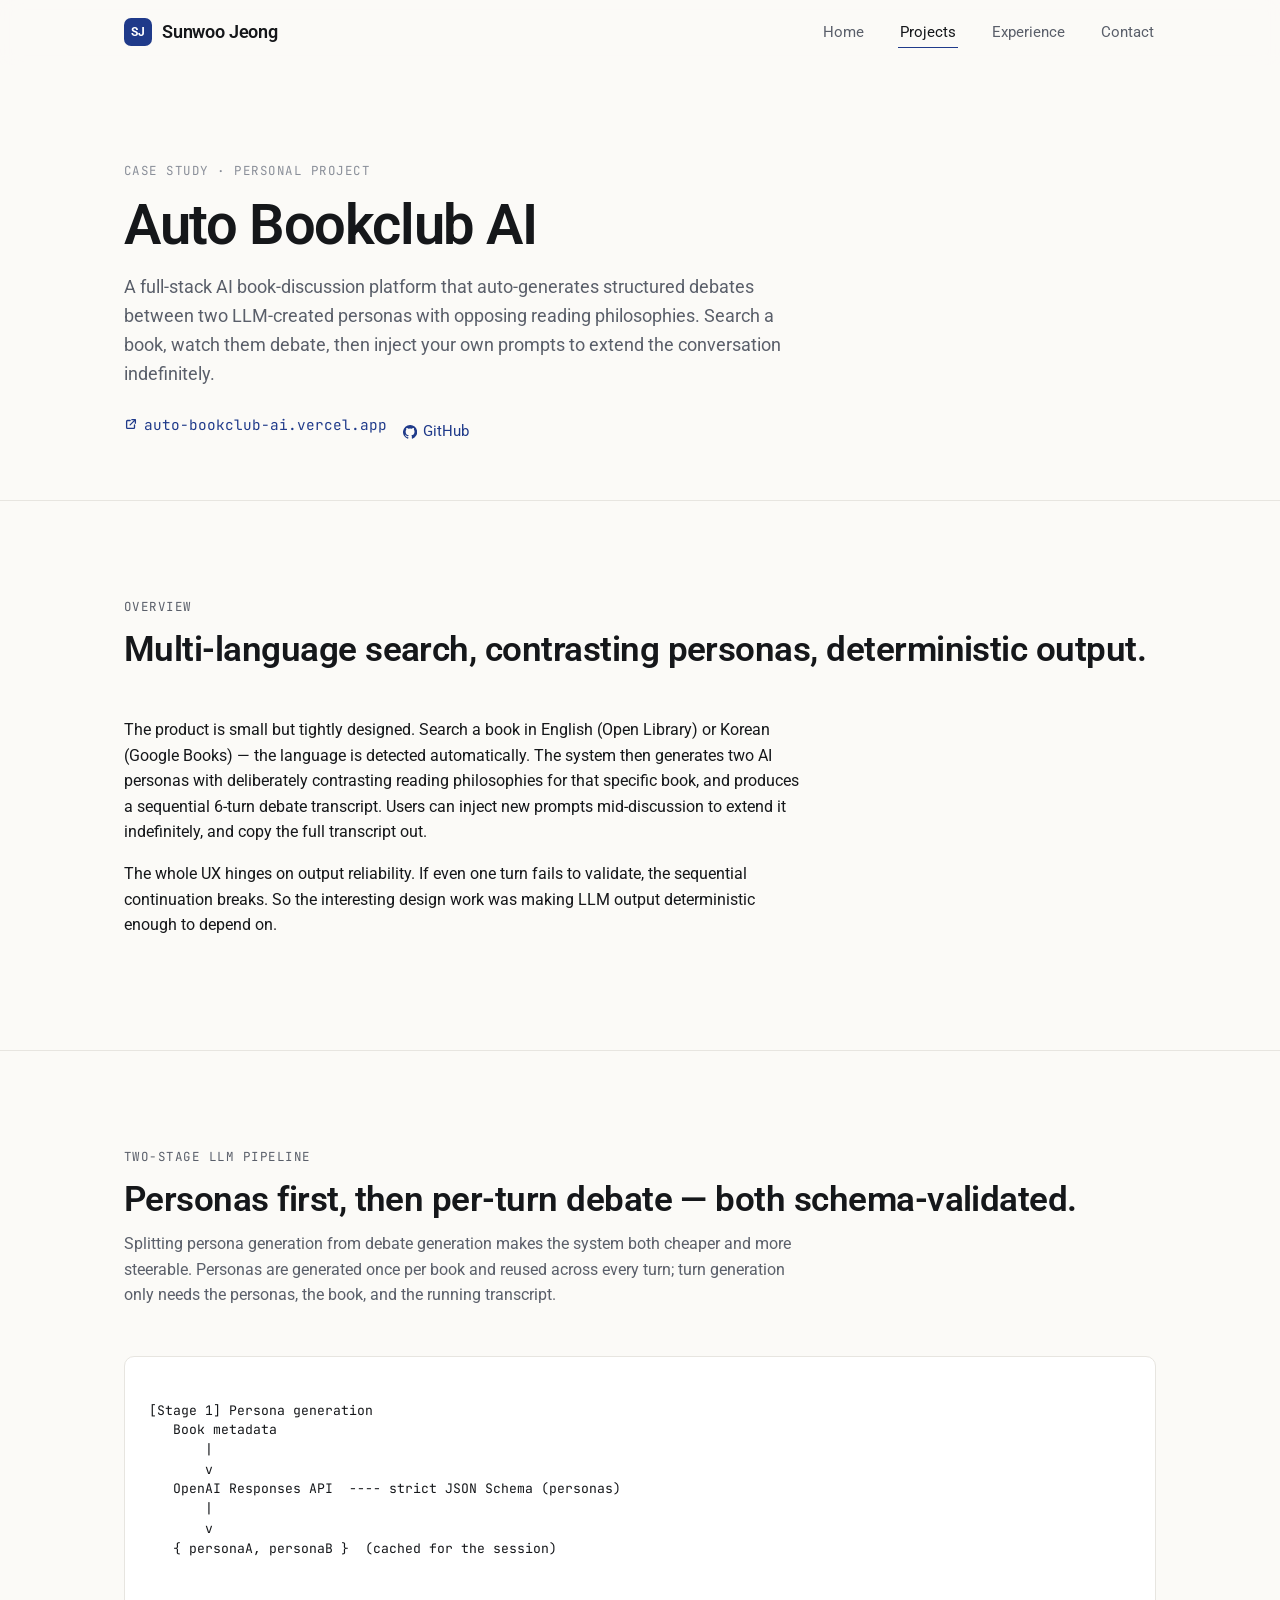
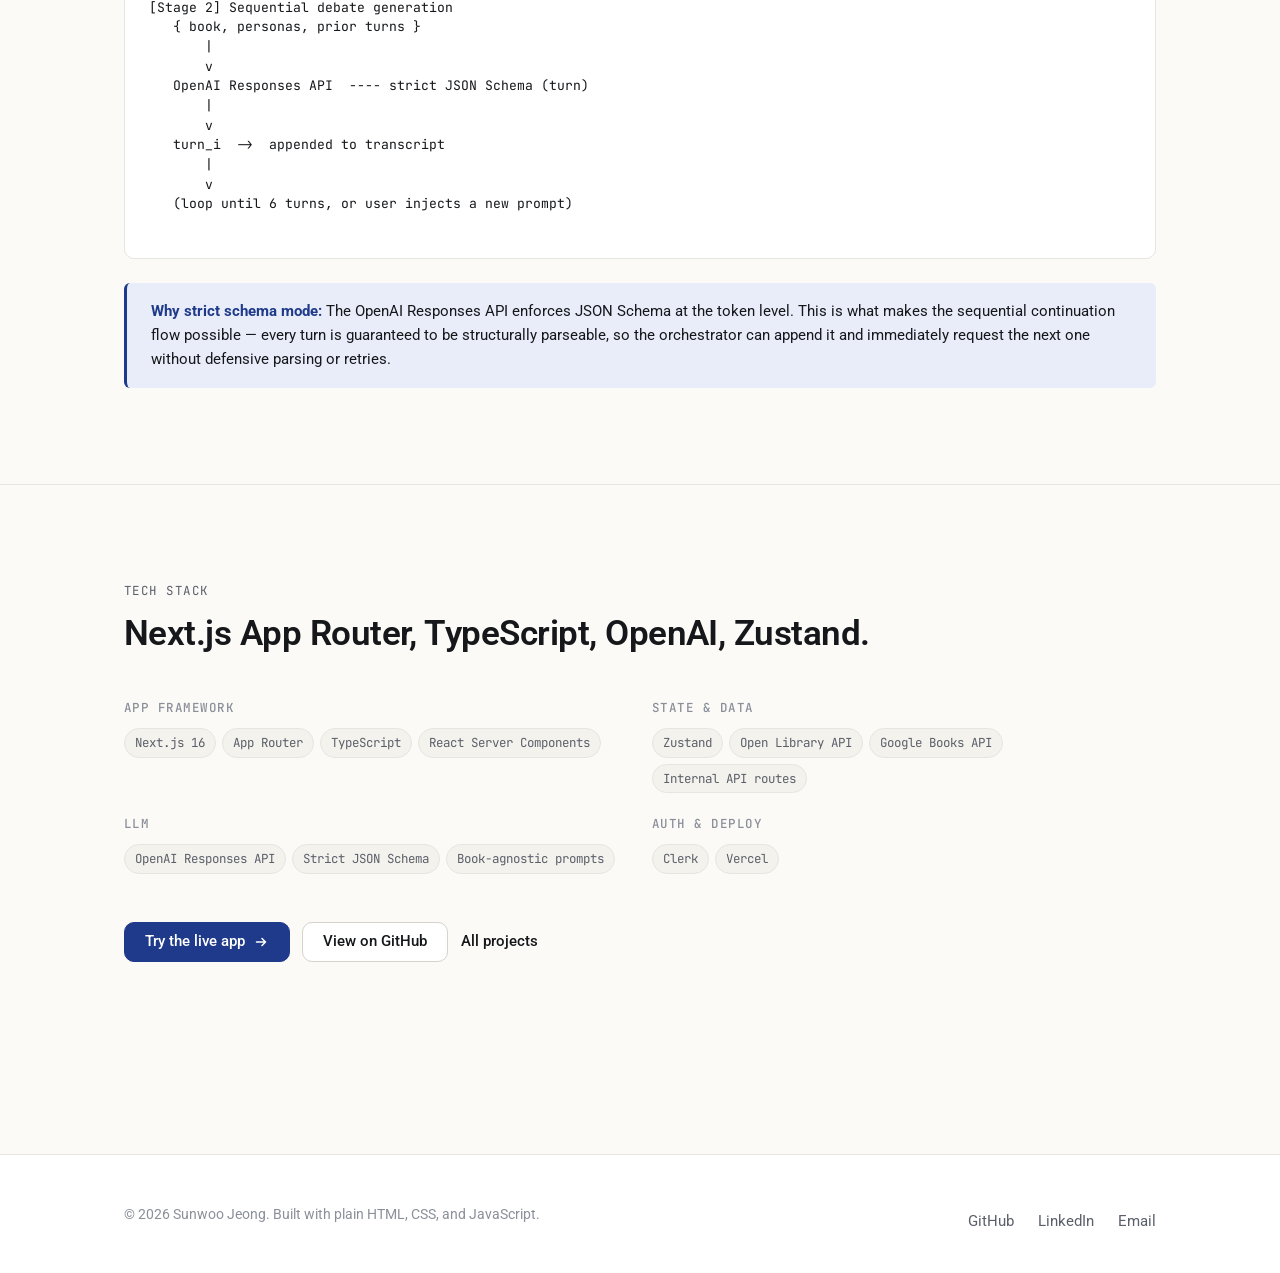
<file: projects/auto-bookclub.html>
<!doctype html>
<html lang="en">
<head>
  <meta charset="utf-8" />
  <meta name="viewport" content="width=device-width, initial-scale=1" />
  <title>Auto Bookclub AI &mdash; Sunwoo Jeong</title>
  <meta name="description" content="Case study: an AI book-discussion platform that auto-generates structured debates between two contrasting personas with strict JSON Schema validation." />
  <link rel="canonical" href="https://swjapps.com/projects/auto-bookclub.html" />

  <meta property="og:type" content="article" />
  <meta property="og:title" content="Auto Bookclub AI &mdash; Case Study" />
  <meta property="og:description" content="A two-stage LLM pipeline that auto-generates structured debates between contrasting reading personas." />
  <meta property="og:url" content="https://swjapps.com/projects/auto-bookclub.html" />
  <meta name="twitter:card" content="summary_large_image" />

  <link rel="icon" type="image/svg+xml" href="../assets/img/favicon.svg" />
  <link rel="preconnect" href="https://fonts.googleapis.com" />
  <link rel="preconnect" href="https://fonts.gstatic.com" crossorigin />
  <link href="https://fonts.googleapis.com/css2?family=Roboto:ital,wght@0,400;0,500;0,700;1,400&family=JetBrains+Mono:wght@400;500&display=swap" rel="stylesheet" />
  <link rel="stylesheet" href="../assets/css/styles.css" />
</head>
<body>
  <header class="site-header">
    <div class="container">
      <nav class="nav" aria-label="Primary">
        <a class="nav-brand" href="../" aria-label="Home">
          <span class="brand-mark">SJ</span>
          <span>Sunwoo Jeong</span>
        </a>
        <button class="nav-toggle" type="button" data-nav-toggle aria-label="Open navigation menu">
          <span></span>
        </button>
        <ul class="nav-links" data-nav-links>
          <li><a href="../">Home</a></li>
          <li><a href="./" aria-current="page">Projects</a></li>
          <li><a href="../experience/">Experience</a></li>
          <li><a href="../contact/">Contact</a></li>
        </ul>
      </nav>
    </div>
  </header>

  <main id="main">
    <section class="detail-hero">
      <div class="container">
        <p class="eyebrow">Case study &middot; Personal project</p>
        <h1>Auto Bookclub AI</h1>
        <p class="lead">
          A full-stack AI book-discussion platform that auto-generates structured debates between two
          LLM-created personas with opposing reading philosophies. Search a book, watch them debate,
          then inject your own prompts to extend the conversation indefinitely.
        </p>
        <div class="meta">
          <a class="live-link" href="https://auto-bookclub-ai.vercel.app/" target="_blank" rel="noopener noreferrer">
            <svg class="icon-sm" viewBox="0 0 16 16" fill="none" aria-hidden="true"><path d="M9 3h4v4M13 3 7 9M7 4H4a1 1 0 0 0-1 1v7a1 1 0 0 0 1 1h7a1 1 0 0 0 1-1V9" stroke="currentColor" stroke-width="1.5" stroke-linecap="round" stroke-linejoin="round"/></svg>
            auto-bookclub-ai.vercel.app
          </a>
          <a href="https://github.com/swjeong0825/Auto-Bookclub-AI" target="_blank" rel="noopener noreferrer">
            <svg class="icon-sm" viewBox="0 0 16 16" aria-hidden="true"><path fill="currentColor" d="M8 0a8 8 0 0 0-2.5 15.6c.4.1.5-.2.5-.4v-1.4c-2.2.5-2.7-1-2.7-1-.4-.9-.9-1.2-.9-1.2-.7-.5.1-.5.1-.5.8.1 1.2.8 1.2.8.7 1.3 1.9.9 2.4.7.1-.6.3-.9.5-1.1-1.8-.2-3.6-.9-3.6-3.9 0-.9.3-1.6.8-2.1-.1-.2-.4-1 .1-2.1 0 0 .7-.2 2.2.8a7.6 7.6 0 0 1 4 0c1.5-1 2.2-.8 2.2-.8.5 1.1.2 1.9.1 2.1.5.5.8 1.2.8 2.1 0 3-1.8 3.7-3.6 3.9.3.3.5.7.5 1.5v2.2c0 .2.1.5.6.4A8 8 0 0 0 8 0Z"/></svg>
            GitHub
          </a>
        </div>
      </div>
    </section>

    <section class="section section-divider" aria-labelledby="overview-h">
      <div class="container">
        <div class="section-header">
          <p class="eyebrow">Overview</p>
          <h2 id="overview-h">Multi-language search, contrasting personas, deterministic output.</h2>
        </div>
        <div class="prose stack">
          <p>
            The product is small but tightly designed. Search a book in English (Open Library) or
            Korean (Google Books) &mdash; the language is detected automatically. The system then
            generates two AI personas with deliberately contrasting reading philosophies for that
            specific book, and produces a sequential 6-turn debate transcript. Users can inject
            new prompts mid-discussion to extend it indefinitely, and copy the full transcript out.
          </p>
          <p>
            The whole UX hinges on output reliability. If even one turn fails to validate, the
            sequential continuation breaks. So the interesting design work was making LLM output
            deterministic enough to depend on.
          </p>
        </div>
      </div>
    </section>

    <section class="section section-divider" aria-labelledby="pipeline-h">
      <div class="container">
        <div class="section-header">
          <p class="eyebrow">Two-stage LLM pipeline</p>
          <h2 id="pipeline-h">Personas first, then per-turn debate &mdash; both schema-validated.</h2>
          <p>
            Splitting persona generation from debate generation makes the system both cheaper and
            more steerable. Personas are generated once per book and reused across every turn; turn
            generation only needs the personas, the book, and the running transcript.
          </p>
        </div>

        <div class="arch-block" role="img" aria-label="Pipeline diagram. Stage 1 generates two personas with strict JSON Schema. Stage 2 generates each turn sequentially using personas plus prior turns, also with strict JSON Schema.">
[Stage 1] Persona generation
   Book metadata
       |
       v
   OpenAI Responses API  ---- strict JSON Schema (personas)
       |
       v
   { personaA, personaB }  (cached for the session)


[Stage 2] Sequential debate generation
   { book, personas, prior turns }
       |
       v
   OpenAI Responses API  ---- strict JSON Schema (turn)
       |
       v
   turn_i  ->  appended to transcript
       |
       v
   (loop until 6 turns, or user injects a new prompt)
        </div>

        <div class="callout" style="margin-top: var(--space-5);">
          <strong>Why strict schema mode:</strong>
          The OpenAI Responses API enforces JSON Schema at the token level. This is what makes
          the sequential continuation flow possible &mdash; every turn is guaranteed to be
          structurally parseable, so the orchestrator can append it and immediately request the
          next one without defensive parsing or retries.
        </div>
      </div>
    </section>

    <section class="section section-divider" aria-labelledby="stack-h">
      <div class="container">
        <div class="section-header">
          <p class="eyebrow">Tech stack</p>
          <h2 id="stack-h">Next.js App Router, TypeScript, OpenAI, Zustand.</h2>
        </div>

        <div class="skills-grid">
          <div class="skill-group">
            <h4>App framework</h4>
            <ul class="chips">
              <li class="chip">Next.js 16</li>
              <li class="chip">App Router</li>
              <li class="chip">TypeScript</li>
              <li class="chip">React Server Components</li>
            </ul>
          </div>
          <div class="skill-group">
            <h4>State &amp; data</h4>
            <ul class="chips">
              <li class="chip">Zustand</li>
              <li class="chip">Open Library API</li>
              <li class="chip">Google Books API</li>
              <li class="chip">Internal API routes</li>
            </ul>
          </div>
          <div class="skill-group">
            <h4>LLM</h4>
            <ul class="chips">
              <li class="chip">OpenAI Responses API</li>
              <li class="chip">Strict JSON Schema</li>
              <li class="chip">Book-agnostic prompts</li>
            </ul>
          </div>
          <div class="skill-group">
            <h4>Auth &amp; deploy</h4>
            <ul class="chips">
              <li class="chip">Clerk</li>
              <li class="chip">Vercel</li>
            </ul>
          </div>
        </div>

        <div class="hero-cta" style="margin-top: var(--space-7);">
          <a class="btn btn-primary" href="https://auto-bookclub-ai.vercel.app/" target="_blank" rel="noopener noreferrer">
            Try the live app
            <svg class="icon arrow" viewBox="0 0 16 16" fill="none" aria-hidden="true"><path d="M3.5 8h9m-3.5-3.5L12.5 8 9 11.5" stroke="currentColor" stroke-width="1.5" stroke-linecap="round" stroke-linejoin="round"/></svg>
          </a>
          <a class="btn btn-secondary" href="https://github.com/swjeong0825/Auto-Bookclub-AI" target="_blank" rel="noopener noreferrer">View on GitHub</a>
          <a class="btn btn-ghost" href="../projects/">All projects</a>
        </div>
      </div>
    </section>
  </main>

  <footer class="site-footer">
    <div class="container">
      <div class="footer-row">
        <p class="footer-meta">&copy; <span data-current-year>2026</span> Sunwoo Jeong. Built with plain HTML, CSS, and JavaScript.</p>
        <ul class="footer-links">
          <li><a href="https://github.com/swjeong0825" target="_blank" rel="noopener noreferrer">GitHub</a></li>
          <li><a href="https://www.linkedin.com/in/sunwoo-jeong-4b6621198" target="_blank" rel="noopener noreferrer">LinkedIn</a></li>
          <li><a href="mailto:sunwoojeongOfficial@gmail.com">Email</a></li>
        </ul>
      </div>
    </div>
  </footer>

  <script src="../assets/js/main.js" defer></script>
</body>
</html>
</file>
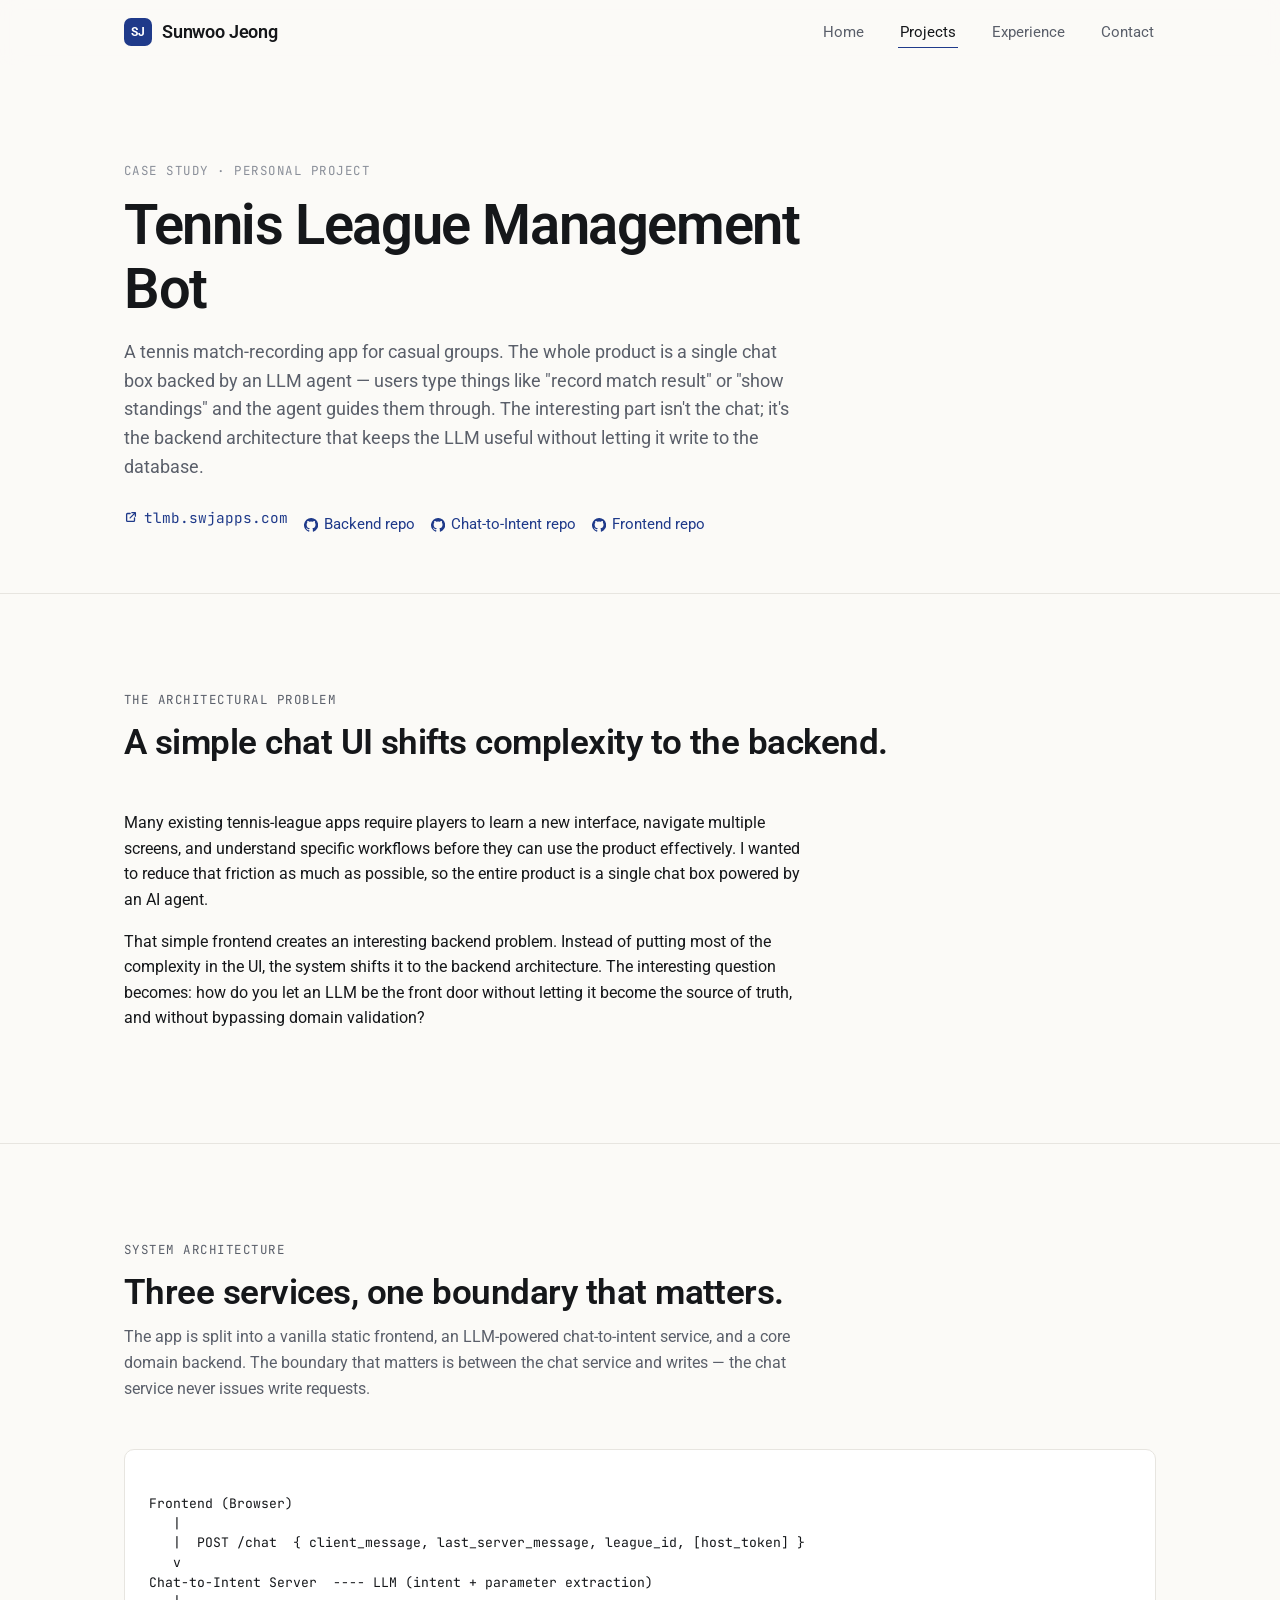
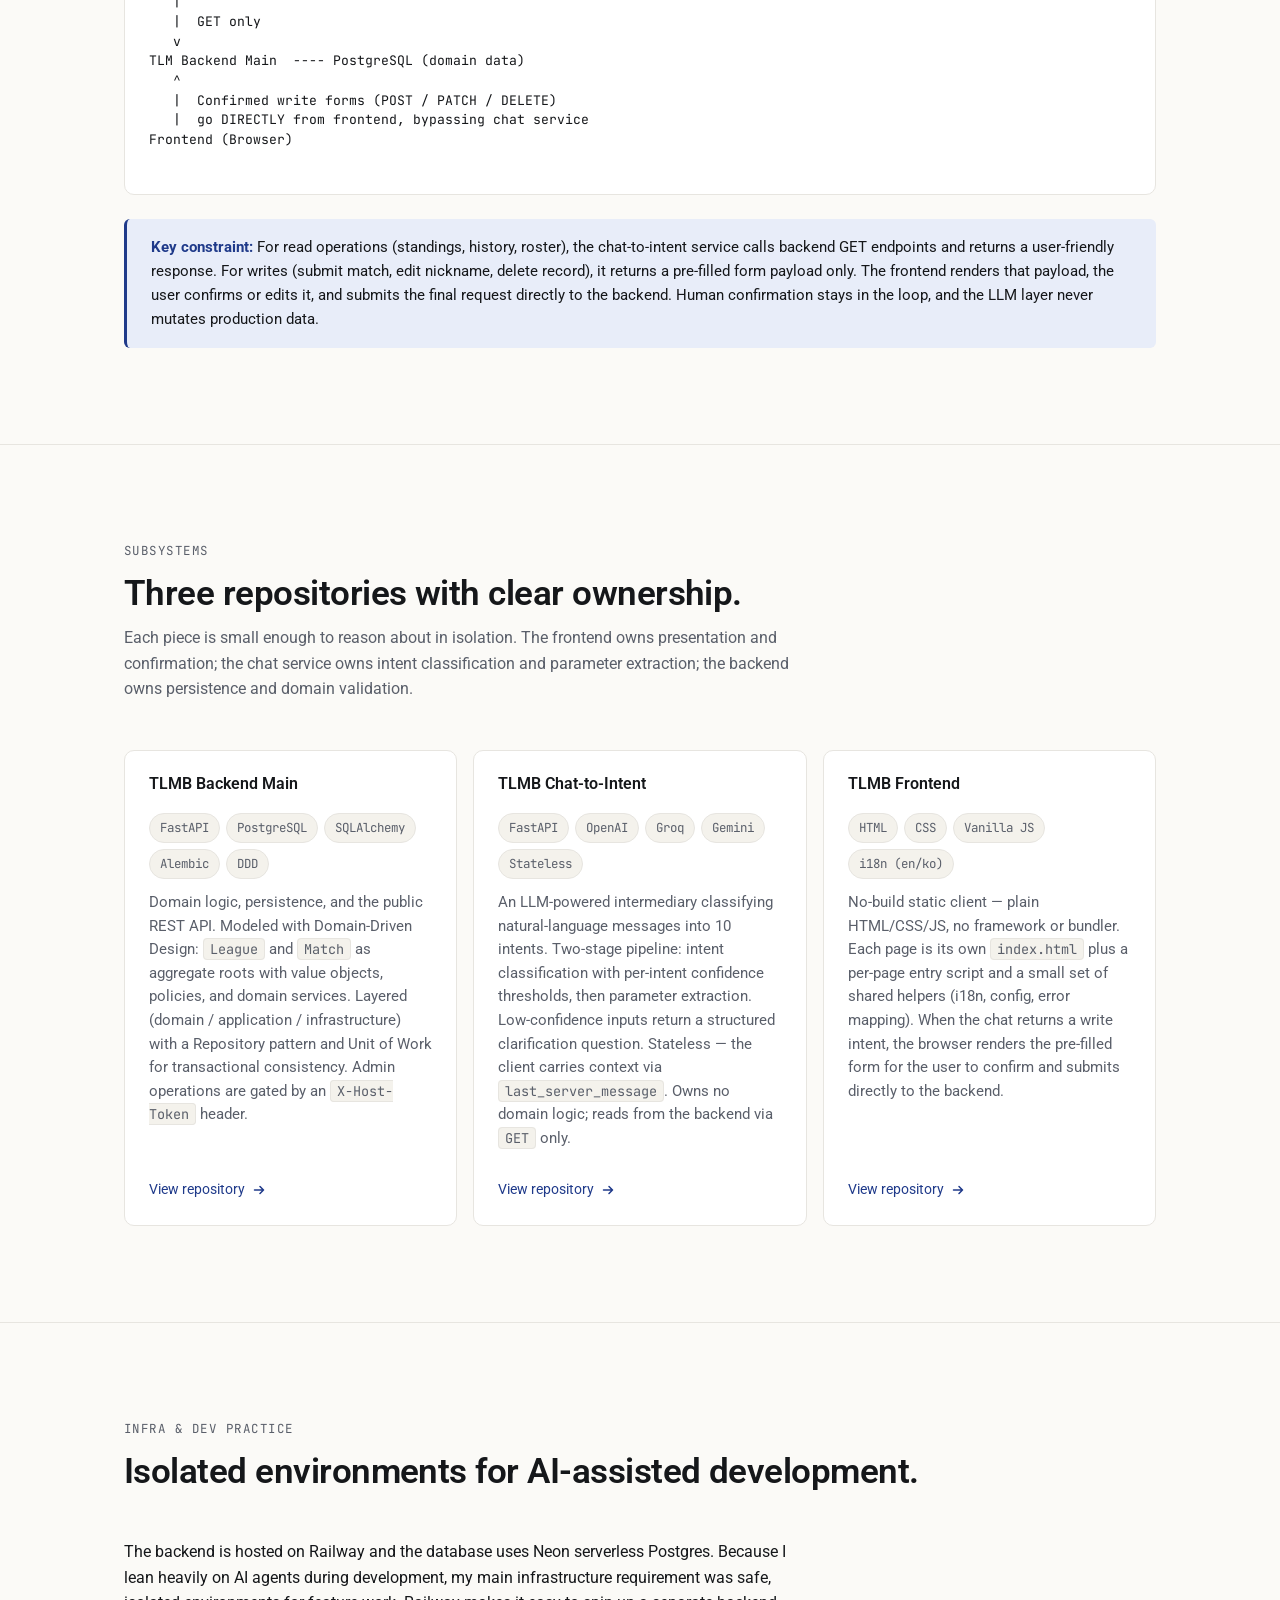
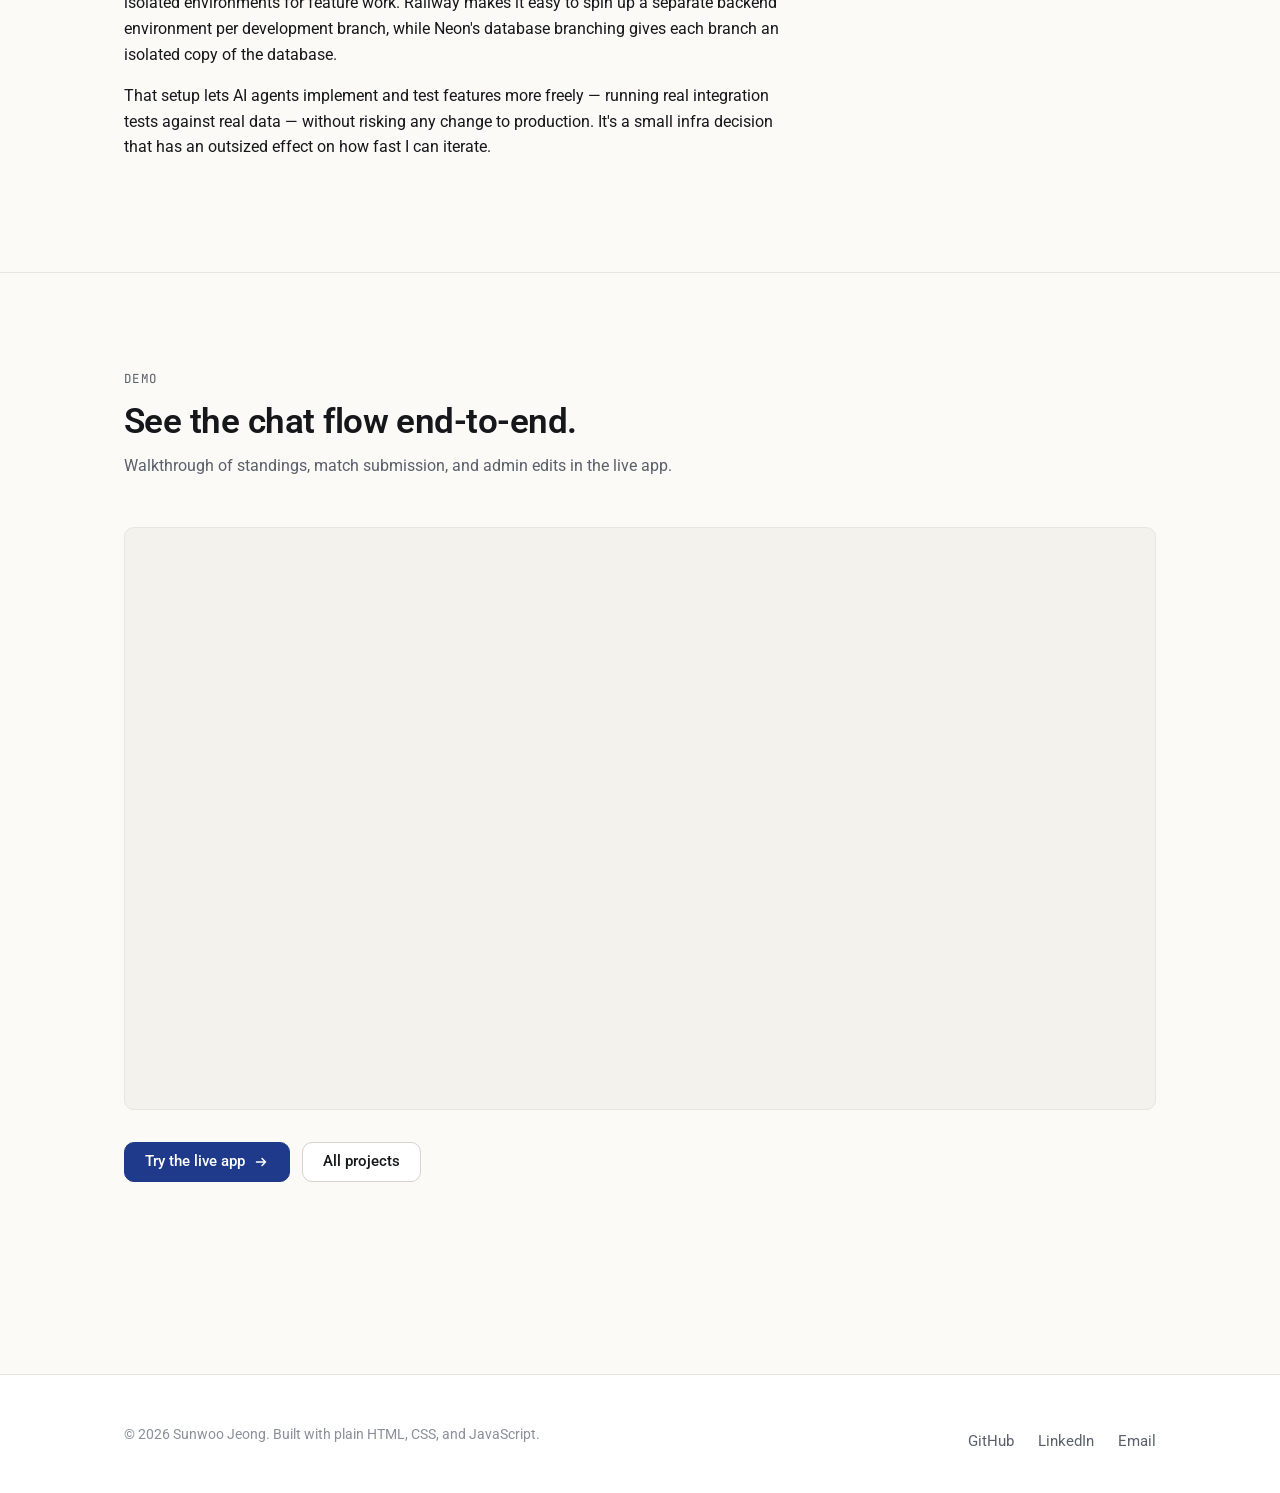
<file: projects/tlmb.html>
<!doctype html>
<html lang="en">
<head>
  <meta charset="utf-8" />
  <meta name="viewport" content="width=device-width, initial-scale=1" />
  <title>Tennis League Management Bot &mdash; Sunwoo Jeong</title>
  <meta name="description" content="Case study: a chat-first tennis league app where the LLM never touches the write path. FastAPI, PostgreSQL, DDD, and a stateless intent service." />
  <link rel="canonical" href="https://swjapps.com/projects/tlmb.html" />

  <meta property="og:type" content="article" />
  <meta property="og:title" content="Tennis League Management Bot &mdash; Case Study" />
  <meta property="og:description" content="A chat-first league app where the LLM never touches the write path." />
  <meta property="og:url" content="https://swjapps.com/projects/tlmb.html" />
  <meta name="twitter:card" content="summary_large_image" />

  <link rel="icon" type="image/svg+xml" href="../assets/img/favicon.svg" />
  <link rel="preconnect" href="https://fonts.googleapis.com" />
  <link rel="preconnect" href="https://fonts.gstatic.com" crossorigin />
  <link href="https://fonts.googleapis.com/css2?family=Roboto:ital,wght@0,400;0,500;0,700;1,400&family=JetBrains+Mono:wght@400;500&display=swap" rel="stylesheet" />
  <link rel="stylesheet" href="../assets/css/styles.css" />
</head>
<body>
  <header class="site-header">
    <div class="container">
      <nav class="nav" aria-label="Primary">
        <a class="nav-brand" href="../" aria-label="Home">
          <span class="brand-mark">SJ</span>
          <span>Sunwoo Jeong</span>
        </a>
        <button class="nav-toggle" type="button" data-nav-toggle aria-label="Open navigation menu">
          <span></span>
        </button>
        <ul class="nav-links" data-nav-links>
          <li><a href="../">Home</a></li>
          <li><a href="./" aria-current="page">Projects</a></li>
          <li><a href="../experience/">Experience</a></li>
          <li><a href="../contact/">Contact</a></li>
        </ul>
      </nav>
    </div>
  </header>

  <main id="main">
    <section class="detail-hero">
      <div class="container">
        <p class="eyebrow">Case study &middot; Personal project</p>
        <h1>Tennis League Management Bot</h1>
        <p class="lead">
          A tennis match-recording app for casual groups. The whole product is a single chat box
          backed by an LLM agent &mdash; users type things like "record match result" or "show standings"
          and the agent guides them through. The interesting part isn't the chat; it's the backend
          architecture that keeps the LLM useful without letting it write to the database.
        </p>
        <div class="meta">
          <a class="live-link" href="https://tlmb.swjapps.com" target="_blank" rel="noopener noreferrer">
            <svg class="icon-sm" viewBox="0 0 16 16" fill="none" aria-hidden="true"><path d="M9 3h4v4M13 3 7 9M7 4H4a1 1 0 0 0-1 1v7a1 1 0 0 0 1 1h7a1 1 0 0 0 1-1V9" stroke="currentColor" stroke-width="1.5" stroke-linecap="round" stroke-linejoin="round"/></svg>
            tlmb.swjapps.com
          </a>
          <a href="https://github.com/swjeong0825/TLMB_backend_main" target="_blank" rel="noopener noreferrer">
            <svg class="icon-sm" viewBox="0 0 16 16" aria-hidden="true"><path fill="currentColor" d="M8 0a8 8 0 0 0-2.5 15.6c.4.1.5-.2.5-.4v-1.4c-2.2.5-2.7-1-2.7-1-.4-.9-.9-1.2-.9-1.2-.7-.5.1-.5.1-.5.8.1 1.2.8 1.2.8.7 1.3 1.9.9 2.4.7.1-.6.3-.9.5-1.1-1.8-.2-3.6-.9-3.6-3.9 0-.9.3-1.6.8-2.1-.1-.2-.4-1 .1-2.1 0 0 .7-.2 2.2.8a7.6 7.6 0 0 1 4 0c1.5-1 2.2-.8 2.2-.8.5 1.1.2 1.9.1 2.1.5.5.8 1.2.8 2.1 0 3-1.8 3.7-3.6 3.9.3.3.5.7.5 1.5v2.2c0 .2.1.5.6.4A8 8 0 0 0 8 0Z"/></svg>
            Backend repo
          </a>
          <a href="https://github.com/swjeong0825/TLMB_chat_to_intent" target="_blank" rel="noopener noreferrer">
            <svg class="icon-sm" viewBox="0 0 16 16" aria-hidden="true"><path fill="currentColor" d="M8 0a8 8 0 0 0-2.5 15.6c.4.1.5-.2.5-.4v-1.4c-2.2.5-2.7-1-2.7-1-.4-.9-.9-1.2-.9-1.2-.7-.5.1-.5.1-.5.8.1 1.2.8 1.2.8.7 1.3 1.9.9 2.4.7.1-.6.3-.9.5-1.1-1.8-.2-3.6-.9-3.6-3.9 0-.9.3-1.6.8-2.1-.1-.2-.4-1 .1-2.1 0 0 .7-.2 2.2.8a7.6 7.6 0 0 1 4 0c1.5-1 2.2-.8 2.2-.8.5 1.1.2 1.9.1 2.1.5.5.8 1.2.8 2.1 0 3-1.8 3.7-3.6 3.9.3.3.5.7.5 1.5v2.2c0 .2.1.5.6.4A8 8 0 0 0 8 0Z"/></svg>
            Chat-to-Intent repo
          </a>
          <a href="https://github.com/swjeong0825/TLMB_frontend_v0" target="_blank" rel="noopener noreferrer">
            <svg class="icon-sm" viewBox="0 0 16 16" aria-hidden="true"><path fill="currentColor" d="M8 0a8 8 0 0 0-2.5 15.6c.4.1.5-.2.5-.4v-1.4c-2.2.5-2.7-1-2.7-1-.4-.9-.9-1.2-.9-1.2-.7-.5.1-.5.1-.5.8.1 1.2.8 1.2.8.7 1.3 1.9.9 2.4.7.1-.6.3-.9.5-1.1-1.8-.2-3.6-.9-3.6-3.9 0-.9.3-1.6.8-2.1-.1-.2-.4-1 .1-2.1 0 0 .7-.2 2.2.8a7.6 7.6 0 0 1 4 0c1.5-1 2.2-.8 2.2-.8.5 1.1.2 1.9.1 2.1.5.5.8 1.2.8 2.1 0 3-1.8 3.7-3.6 3.9.3.3.5.7.5 1.5v2.2c0 .2.1.5.6.4A8 8 0 0 0 8 0Z"/></svg>
            Frontend repo
          </a>
        </div>
      </div>
    </section>

    <section class="section section-divider" aria-labelledby="problem-h">
      <div class="container">
        <div class="section-header">
          <p class="eyebrow">The architectural problem</p>
          <h2 id="problem-h">A simple chat UI shifts complexity to the backend.</h2>
        </div>
        <div class="prose stack">
          <p>
            Many existing tennis-league apps require players to learn a new interface, navigate
            multiple screens, and understand specific workflows before they can use the product
            effectively. I wanted to reduce that friction as much as possible, so the entire product
            is a single chat box powered by an AI agent.
          </p>
          <p>
            That simple frontend creates an interesting backend problem. Instead of putting most
            of the complexity in the UI, the system shifts it to the backend architecture. The
            interesting question becomes: how do you let an LLM be the front door without letting
            it become the source of truth, and without bypassing domain validation?
          </p>
        </div>
      </div>
    </section>

    <section class="section section-divider" aria-labelledby="arch-h">
      <div class="container">
        <div class="section-header">
          <p class="eyebrow">System architecture</p>
          <h2 id="arch-h">Three services, one boundary that matters.</h2>
          <p>
            The app is split into a vanilla static frontend, an LLM-powered chat-to-intent service,
            and a core domain backend. The boundary that matters is between the chat service and
            writes &mdash; the chat service never issues write requests.
          </p>
        </div>

        <div class="arch-block" role="img" aria-label="System architecture diagram. The frontend talks to the chat-to-intent service for natural-language requests, which only reads from the backend. Confirmed write forms go directly from the frontend to the backend.">
Frontend (Browser)
   |
   |  POST /chat  { client_message, last_server_message, league_id, [host_token] }
   v
Chat-to-Intent Server  ---- LLM (intent + parameter extraction)
   |
   |  GET only
   v
TLM Backend Main  ---- PostgreSQL (domain data)
   ^
   |  Confirmed write forms (POST / PATCH / DELETE)
   |  go DIRECTLY from frontend, bypassing chat service
Frontend (Browser)
        </div>

        <div class="callout" style="margin-top: var(--space-5);">
          <strong>Key constraint:</strong>
          For read operations (standings, history, roster), the chat-to-intent service calls
          backend GET endpoints and returns a user-friendly response. For writes (submit match,
          edit nickname, delete record), it returns a pre-filled form payload only. The frontend
          renders that payload, the user confirms or edits it, and submits the final request
          directly to the backend. Human confirmation stays in the loop, and the LLM layer never
          mutates production data.
        </div>
      </div>
    </section>

    <section class="section section-divider" aria-labelledby="subsystems-h">
      <div class="container">
        <div class="section-header">
          <p class="eyebrow">Subsystems</p>
          <h2 id="subsystems-h">Three repositories with clear ownership.</h2>
          <p>
            Each piece is small enough to reason about in isolation. The frontend owns presentation
            and confirmation; the chat service owns intent classification and parameter extraction;
            the backend owns persistence and domain validation.
          </p>
        </div>

        <div class="subsystem-grid">
          <article class="subsystem">
            <h4>TLMB Backend Main</h4>
            <ul class="chips" aria-label="Tech stack">
              <li class="chip">FastAPI</li>
              <li class="chip">PostgreSQL</li>
              <li class="chip">SQLAlchemy</li>
              <li class="chip">Alembic</li>
              <li class="chip">DDD</li>
            </ul>
            <p>
              Domain logic, persistence, and the public REST API. Modeled with Domain-Driven Design:
              <code>League</code> and <code>Match</code> as aggregate roots with value objects, policies,
              and domain services. Layered (domain / application / infrastructure) with a Repository
              pattern and Unit of Work for transactional consistency. Admin operations are gated by
              an <code>X-Host-Token</code> header.
            </p>
            <a class="repo-link" href="https://github.com/swjeong0825/TLMB_backend_main" target="_blank" rel="noopener noreferrer">
              View repository
              <svg class="icon arrow" viewBox="0 0 16 16" fill="none" aria-hidden="true"><path d="M3.5 8h9m-3.5-3.5L12.5 8 9 11.5" stroke="currentColor" stroke-width="1.5" stroke-linecap="round" stroke-linejoin="round"/></svg>
            </a>
          </article>

          <article class="subsystem">
            <h4>TLMB Chat-to-Intent</h4>
            <ul class="chips" aria-label="Tech stack">
              <li class="chip">FastAPI</li>
              <li class="chip">OpenAI</li>
              <li class="chip">Groq</li>
              <li class="chip">Gemini</li>
              <li class="chip">Stateless</li>
            </ul>
            <p>
              An LLM-powered intermediary classifying natural-language messages into 10 intents.
              Two-stage pipeline: intent classification with per-intent confidence thresholds, then
              parameter extraction. Low-confidence inputs return a structured clarification question.
              Stateless &mdash; the client carries context via <code>last_server_message</code>. Owns
              no domain logic; reads from the backend via <code>GET</code> only.
            </p>
            <a class="repo-link" href="https://github.com/swjeong0825/TLMB_chat_to_intent" target="_blank" rel="noopener noreferrer">
              View repository
              <svg class="icon arrow" viewBox="0 0 16 16" fill="none" aria-hidden="true"><path d="M3.5 8h9m-3.5-3.5L12.5 8 9 11.5" stroke="currentColor" stroke-width="1.5" stroke-linecap="round" stroke-linejoin="round"/></svg>
            </a>
          </article>

          <article class="subsystem">
            <h4>TLMB Frontend</h4>
            <ul class="chips" aria-label="Tech stack">
              <li class="chip">HTML</li>
              <li class="chip">CSS</li>
              <li class="chip">Vanilla JS</li>
              <li class="chip">i18n (en/ko)</li>
            </ul>
            <p>
              No-build static client &mdash; plain HTML/CSS/JS, no framework or bundler. Each page is
              its own <code>index.html</code> plus a per-page entry script and a small set of shared
              helpers (i18n, config, error mapping). When the chat returns a write intent, the
              browser renders the pre-filled form for the user to confirm and submits directly to
              the backend.
            </p>
            <a class="repo-link" href="https://github.com/swjeong0825/TLMB_frontend_v0" target="_blank" rel="noopener noreferrer">
              View repository
              <svg class="icon arrow" viewBox="0 0 16 16" fill="none" aria-hidden="true"><path d="M3.5 8h9m-3.5-3.5L12.5 8 9 11.5" stroke="currentColor" stroke-width="1.5" stroke-linecap="round" stroke-linejoin="round"/></svg>
            </a>
          </article>
        </div>
      </div>
    </section>

    <section class="section section-divider" aria-labelledby="infra-h">
      <div class="container">
        <div class="section-header">
          <p class="eyebrow">Infra &amp; dev practice</p>
          <h2 id="infra-h">Isolated environments for AI-assisted development.</h2>
        </div>
        <div class="prose stack">
          <p>
            The backend is hosted on Railway and the database uses Neon serverless Postgres.
            Because I lean heavily on AI agents during development, my main infrastructure
            requirement was safe, isolated environments for feature work. Railway makes it easy to
            spin up a separate backend environment per development branch, while Neon's database
            branching gives each branch an isolated copy of the database.
          </p>
          <p>
            That setup lets AI agents implement and test features more freely &mdash; running real
            integration tests against real data &mdash; without risking any change to production.
            It's a small infra decision that has an outsized effect on how fast I can iterate.
          </p>
        </div>
      </div>
    </section>

    <section class="section section-divider" aria-labelledby="demo-h">
      <div class="container">
        <div class="section-header">
          <p class="eyebrow">Demo</p>
          <h2 id="demo-h">See the chat flow end-to-end.</h2>
          <p>Walkthrough of standings, match submission, and admin edits in the live app.</p>
        </div>
        <div class="video-embed">
          <iframe
            src="https://www.youtube-nocookie.com/embed/ba1-wXQDHOY"
            title="TLMB demo on YouTube"
            loading="lazy"
            allow="accelerometer; autoplay; clipboard-write; encrypted-media; gyroscope; picture-in-picture; web-share"
            referrerpolicy="strict-origin-when-cross-origin"
            allowfullscreen></iframe>
        </div>
        <div class="hero-cta" style="margin-top: var(--space-6);">
          <a class="btn btn-primary" href="https://tlmb.swjapps.com" target="_blank" rel="noopener noreferrer">
            Try the live app
            <svg class="icon arrow" viewBox="0 0 16 16" fill="none" aria-hidden="true"><path d="M3.5 8h9m-3.5-3.5L12.5 8 9 11.5" stroke="currentColor" stroke-width="1.5" stroke-linecap="round" stroke-linejoin="round"/></svg>
          </a>
          <a class="btn btn-secondary" href="../projects/">All projects</a>
        </div>
      </div>
    </section>
  </main>

  <footer class="site-footer">
    <div class="container">
      <div class="footer-row">
        <p class="footer-meta">&copy; <span data-current-year>2026</span> Sunwoo Jeong. Built with plain HTML, CSS, and JavaScript.</p>
        <ul class="footer-links">
          <li><a href="https://github.com/swjeong0825" target="_blank" rel="noopener noreferrer">GitHub</a></li>
          <li><a href="https://www.linkedin.com/in/sunwoo-jeong-4b6621198" target="_blank" rel="noopener noreferrer">LinkedIn</a></li>
          <li><a href="mailto:sunwoojeongOfficial@gmail.com">Email</a></li>
        </ul>
      </div>
    </div>
  </footer>

  <script src="../assets/js/main.js" defer></script>
</body>
</html>
</file>
<file: assets/css/styles.css>
/* =========================================================
   Portfolio - Sunwoo Jeong
   Single shared stylesheet. Plain CSS, no preprocessors.
   ========================================================= */

/* ---------- Design tokens ---------- */
:root {
  --bg: #fbfaf7;
  --surface: #ffffff;
  --surface-2: #f4f2ec;
  --border: #e7e5e0;
  --border-strong: #d6d3cc;

  --text: #15171a;
  --text-2: #5a5f6a;
  --text-3: #8a8f99;

  --accent: #1f3a8a;
  --accent-hover: #16307a;
  --accent-soft: #e8edf9;

  --radius-sm: 6px;
  --radius: 10px;
  --radius-lg: 16px;

  --shadow-sm: 0 1px 2px rgba(15, 18, 28, 0.04);
  --shadow: 0 4px 16px rgba(15, 18, 28, 0.06);
  --shadow-lg: 0 14px 40px rgba(15, 18, 28, 0.10);

  --maxw-prose: 680px;
  --maxw: 1080px;
  --maxw-wide: 1200px;

  --space-1: 4px;
  --space-2: 8px;
  --space-3: 12px;
  --space-4: 16px;
  --space-5: 24px;
  --space-6: 32px;
  --space-7: 48px;
  --space-8: 64px;
  --space-9: 96px;

  --font-sans: "Roboto", ui-sans-serif, system-ui, -apple-system, "Segoe UI", "Helvetica Neue", Arial, sans-serif;
  --font-serif: "Roboto", ui-sans-serif, system-ui, -apple-system, "Segoe UI", "Helvetica Neue", Arial, sans-serif;
  --font-mono: "JetBrains Mono", ui-monospace, SFMono-Regular, "SF Mono", Menlo, Consolas, monospace;

  --header-h: 64px;
}

/* ---------- Reset & base ---------- */
*, *::before, *::after { box-sizing: border-box; }
html { -webkit-text-size-adjust: 100%; scroll-behavior: smooth; }
@media (prefers-reduced-motion: reduce) {
  html { scroll-behavior: auto; }
  *, *::before, *::after { animation: none !important; transition: none !important; }
}

body {
  margin: 0;
  background: var(--bg);
  color: var(--text);
  font-family: var(--font-sans);
  font-size: 16px;
  line-height: 1.6;
  -webkit-font-smoothing: antialiased;
  -moz-osx-font-smoothing: grayscale;
}

img, svg { max-width: 100%; display: block; }
hr { border: 0; border-top: 1px solid var(--border); margin: var(--space-7) 0; }

a {
  color: var(--accent);
  text-decoration: none;
  text-underline-offset: 3px;
  transition: color 120ms ease, text-decoration-color 120ms ease;
}
a:hover { color: var(--accent-hover); text-decoration: underline; }
a:focus-visible {
  outline: 2px solid var(--accent);
  outline-offset: 2px;
  border-radius: 3px;
}

button { font: inherit; cursor: pointer; }

/* ---------- Typography ---------- */
h1, h2, h3, h4 {
  font-family: var(--font-serif);
  font-weight: 600;
  letter-spacing: -0.015em;
  color: var(--text);
  margin: 0 0 var(--space-4);
  line-height: 1.15;
}
h1 { font-size: clamp(2.25rem, 4.5vw, 3.5rem); letter-spacing: -0.025em; }
h2 { font-size: clamp(1.6rem, 2.8vw, 2.2rem); }
h3 { font-size: 1.25rem; letter-spacing: -0.01em; }
h4 { font-size: 1.05rem; letter-spacing: 0; }

p { margin: 0 0 var(--space-4); }
.lead {
  font-size: 1.125rem;
  color: var(--text-2);
  max-width: var(--maxw-prose);
}

code, .mono {
  font-family: var(--font-mono);
  font-size: 0.92em;
}
:not(pre) > code {
  background: var(--surface-2);
  border: 1px solid var(--border);
  border-radius: 4px;
  padding: 1px 6px;
}

.eyebrow {
  font-family: var(--font-mono);
  font-size: 0.78rem;
  text-transform: uppercase;
  letter-spacing: 0.12em;
  color: var(--text-3);
  margin: 0 0 var(--space-3);
}

/* ---------- Layout helpers ---------- */
.container { max-width: var(--maxw); margin: 0 auto; padding: 0 var(--space-5); }
.container-wide { max-width: var(--maxw-wide); margin: 0 auto; padding: 0 var(--space-5); }
.prose { max-width: var(--maxw-prose); }
.section { padding: var(--space-9) 0; }
.section-tight { padding: var(--space-8) 0; }
.section-divider { border-top: 1px solid var(--border); }

.stack > * + * { margin-top: var(--space-4); }
.stack-lg > * + * { margin-top: var(--space-6); }

/* ---------- Buttons ---------- */
.btn {
  display: inline-flex;
  align-items: center;
  gap: 8px;
  padding: 11px 20px;
  border-radius: var(--radius);
  border: 1px solid transparent;
  font-weight: 500;
  font-size: 0.95rem;
  line-height: 1;
  transition: background 140ms ease, border-color 140ms ease, color 140ms ease, transform 140ms ease;
}
.btn-primary {
  background: var(--accent);
  color: #fff;
  border-color: var(--accent);
}
.btn-primary:hover { background: var(--accent-hover); color: #fff; text-decoration: none; transform: translateY(-1px); }
.btn-secondary {
  background: var(--surface);
  color: var(--text);
  border-color: var(--border-strong);
}
.btn-secondary:hover { background: var(--surface-2); color: var(--text); text-decoration: none; transform: translateY(-1px); }
.btn-ghost {
  background: transparent;
  color: var(--text);
  border-color: transparent;
  padding-left: 0; padding-right: 0;
}
.btn-ghost:hover { color: var(--accent); text-decoration: none; }

.btn .arrow { transition: transform 140ms ease; }
.btn:hover .arrow { transform: translateX(2px); }

/* ---------- Header / Nav ---------- */
.site-header {
  position: sticky;
  top: 0;
  z-index: 50;
  background: rgba(251, 250, 247, 0.85);
  backdrop-filter: saturate(150%) blur(10px);
  -webkit-backdrop-filter: saturate(150%) blur(10px);
  border-bottom: 1px solid transparent;
  transition: border-color 140ms ease, background 140ms ease;
}
.site-header.is-scrolled { border-bottom-color: var(--border); }
.nav {
  height: var(--header-h);
  display: flex;
  align-items: center;
  justify-content: space-between;
}
.nav-brand {
  display: inline-flex;
  align-items: center;
  gap: 10px;
  font-family: var(--font-serif);
  font-weight: 600;
  font-size: 1.1rem;
  color: var(--text);
  letter-spacing: -0.01em;
}
.nav-brand:hover { color: var(--text); text-decoration: none; }
.nav-brand .brand-mark {
  width: 28px; height: 28px;
  border-radius: 7px;
  background: var(--accent);
  color: #fff;
  display: inline-grid; place-items: center;
  font-size: 0.78rem; font-weight: 700;
  font-family: var(--font-sans);
  letter-spacing: 0.02em;
}
.nav-links {
  list-style: none;
  display: flex;
  gap: var(--space-6);
  margin: 0;
  padding: 0;
}
.nav-links a {
  color: var(--text-2);
  font-size: 0.95rem;
  padding: 6px 2px;
  border-bottom: 1.5px solid transparent;
  transition: color 120ms ease, border-color 120ms ease;
}
.nav-links a:hover { color: var(--text); text-decoration: none; }
.nav-links a[aria-current="page"] {
  color: var(--text);
  border-bottom-color: var(--accent);
}

.nav-toggle {
  display: none;
  width: 40px; height: 40px;
  background: transparent;
  border: 1px solid var(--border);
  border-radius: 8px;
  padding: 0;
  align-items: center;
  justify-content: center;
}
.nav-toggle span {
  display: block;
  width: 18px; height: 1.5px;
  background: var(--text);
  position: relative;
}
.nav-toggle span::before,
.nav-toggle span::after {
  content: "";
  position: absolute; left: 0;
  width: 18px; height: 1.5px;
  background: var(--text);
}
.nav-toggle span::before { top: -6px; }
.nav-toggle span::after { top: 6px; }

/* ---------- Hero ---------- */
.hero {
  padding: clamp(72px, 10vw, 128px) 0 var(--space-9);
}
.hero .eyebrow { margin-bottom: var(--space-4); }
.hero h1 { margin-bottom: var(--space-5); max-width: 18ch; }
.hero .lead { font-size: clamp(1.05rem, 1.6vw, 1.25rem); margin-bottom: var(--space-6); max-width: 60ch; }
.hero-cta { display: flex; flex-wrap: wrap; gap: var(--space-3); }

/* ---------- Highlights strip ---------- */
.highlights {
  display: grid;
  grid-template-columns: repeat(5, 1fr);
  gap: var(--space-4);
}
.highlight {
  background: var(--surface);
  border: 1px solid var(--border);
  border-radius: var(--radius);
  padding: var(--space-5);
}
.highlight-num {
  font-family: var(--font-serif);
  font-size: 1.6rem;
  font-weight: 600;
  color: var(--text);
  letter-spacing: -0.02em;
  line-height: 1.1;
  margin-bottom: var(--space-2);
}
.highlight-label {
  font-size: 0.9rem;
  color: var(--text-2);
  line-height: 1.4;
}

/* ---------- Project cards ---------- */
.project-grid {
  display: grid;
  grid-template-columns: repeat(2, 1fr);
  gap: var(--space-5);
}
.project-card {
  display: flex;
  flex-direction: column;
  background: var(--surface);
  border: 1px solid var(--border);
  border-radius: var(--radius-lg);
  padding: var(--space-6);
  transition: border-color 140ms ease, box-shadow 140ms ease, transform 140ms ease;
}
.project-card:hover {
  border-color: var(--border-strong);
  box-shadow: var(--shadow);
  transform: translateY(-2px);
}
.project-card .eyebrow { margin-bottom: var(--space-2); }
.project-card h3 {
  margin-bottom: var(--space-3);
  font-size: 1.4rem;
}
.project-card h3 a { color: var(--text); }
.project-card h3 a:hover { color: var(--accent); text-decoration: none; }
.project-card p {
  color: var(--text-2);
  margin-bottom: var(--space-5);
}
.project-card .chips { margin-bottom: var(--space-5); }
.project-card .links {
  margin-top: auto;
  display: flex;
  flex-wrap: wrap;
  gap: var(--space-4);
  font-size: 0.92rem;
}
.project-card .links a {
  display: inline-flex;
  align-items: center;
  gap: 6px;
}

/* ---------- Tech chips ---------- */
.chips {
  display: flex;
  flex-wrap: wrap;
  gap: 6px;
  list-style: none;
  margin: 0;
  padding: 0;
}
.chip {
  display: inline-block;
  padding: 4px 10px;
  border-radius: 999px;
  border: 1px solid var(--border);
  background: var(--surface-2);
  color: var(--text-2);
  font-family: var(--font-mono);
  font-size: 0.78rem;
}

/* ---------- Section header ---------- */
.section-header { margin-bottom: var(--space-7); }
.section-header h2 { margin-bottom: var(--space-3); }
.section-header p { color: var(--text-2); max-width: var(--maxw-prose); }

/* About headline — tighter tracking to give it a distinct feel */
#about-h { letter-spacing: -0.02em; }

/* ---------- Project detail page ---------- */
.detail-hero { padding: var(--space-9) 0 var(--space-7); }
.detail-hero h1 { max-width: 22ch; }
.detail-hero .live-link {
  display: inline-flex; align-items: center; gap: 6px;
  font-family: var(--font-mono);
  font-size: 0.9rem;
  margin-bottom: var(--space-4);
}
.detail-hero .meta {
  display: flex; flex-wrap: wrap; gap: var(--space-4);
  margin-top: var(--space-5);
  font-size: 0.92rem;
  color: var(--text-2);
}
.detail-hero .meta a { display: inline-flex; align-items: center; gap: 6px; }

.subsystem-grid {
  display: grid;
  grid-template-columns: repeat(3, 1fr);
  gap: var(--space-4);
}
.subsystem {
  background: var(--surface);
  border: 1px solid var(--border);
  border-radius: var(--radius);
  padding: var(--space-5);
  display: flex;
  flex-direction: column;
}
.subsystem h4 {
  font-family: var(--font-sans);
  font-weight: 600;
  font-size: 1rem;
  margin-bottom: var(--space-2);
}
.subsystem p {
  font-size: 0.92rem;
  color: var(--text-2);
  flex: 1;
}
.subsystem .chips { margin: var(--space-3) 0; }
.subsystem .repo-link {
  font-size: 0.88rem;
  display: inline-flex; align-items: center; gap: 6px;
  margin-top: var(--space-3);
}

/* ASCII / code-style architecture block */
.arch-block {
  background: var(--surface);
  border: 1px solid var(--border);
  border-radius: var(--radius);
  padding: var(--space-5);
  font-family: var(--font-mono);
  font-size: 0.82rem;
  color: var(--text);
  overflow-x: auto;
  line-height: 1.5;
  white-space: pre;
}

.callout {
  background: var(--accent-soft);
  border-left: 3px solid var(--accent);
  border-radius: var(--radius-sm);
  padding: var(--space-4) var(--space-5);
  color: var(--text);
  font-size: 0.95rem;
}
.callout strong { color: var(--accent); }

/* Responsive YouTube iframe */
.video-embed {
  position: relative;
  width: 100%;
  padding-top: 56.25%;
  background: var(--surface-2);
  border: 1px solid var(--border);
  border-radius: var(--radius);
  overflow: hidden;
}
.video-embed iframe {
  position: absolute;
  inset: 0;
  width: 100%;
  height: 100%;
  border: 0;
}

/* ---------- Experience timeline ---------- */
.timeline { list-style: none; padding: 0; margin: 0; }
.timeline-item {
  position: relative;
  padding-left: var(--space-7);
  padding-bottom: var(--space-7);
  border-left: 1px solid var(--border);
}
.timeline-item:last-child { padding-bottom: 0; }
.timeline-item::before {
  content: "";
  position: absolute;
  left: -7px; top: 6px;
  width: 13px; height: 13px;
  border-radius: 50%;
  background: var(--bg);
  border: 2px solid var(--accent);
}
.timeline-item .when {
  font-family: var(--font-mono);
  font-size: 0.82rem;
  color: var(--text-3);
  text-transform: uppercase;
  letter-spacing: 0.06em;
  margin-bottom: var(--space-2);
}
.timeline-item .role {
  font-family: var(--font-serif);
  font-size: 1.4rem;
  font-weight: 600;
  margin-bottom: var(--space-1);
  letter-spacing: -0.01em;
}
.timeline-item .company {
  color: var(--text-2);
  margin-bottom: var(--space-4);
  font-size: 0.98rem;
}
.timeline-item .company .sep { color: var(--text-3); margin: 0 8px; }
.timeline-item ul {
  margin: 0 0 var(--space-4);
  padding-left: 1.1rem;
}
.timeline-item ul li {
  color: var(--text-2);
  margin-bottom: var(--space-2);
}
.timeline-item ul li::marker { color: var(--text-3); }

/* Skills groups */
.skills-grid {
  display: grid;
  grid-template-columns: repeat(2, 1fr);
  gap: var(--space-5);
}
.skill-group h4 {
  font-family: var(--font-mono);
  font-weight: 500;
  font-size: 0.78rem;
  text-transform: uppercase;
  letter-spacing: 0.12em;
  color: var(--text-3);
  margin-bottom: var(--space-3);
}

/* ---------- Contact ---------- */
.contact-card {
  max-width: 560px;
  margin: 0 auto;
  background: var(--surface);
  border: 1px solid var(--border);
  border-radius: var(--radius-lg);
  padding: var(--space-8) var(--space-7);
  text-align: center;
  box-shadow: var(--shadow-sm);
}
.contact-card h1 { margin-bottom: var(--space-3); }
.contact-card .lead { margin: 0 auto var(--space-6); }
.contact-list {
  list-style: none;
  padding: 0;
  margin: 0 0 var(--space-7);
  display: grid;
  gap: var(--space-3);
}
.contact-list li a {
  display: inline-flex;
  align-items: center;
  gap: 10px;
  padding: 10px 16px;
  border: 1px solid var(--border);
  border-radius: var(--radius);
  background: var(--surface);
  color: var(--text);
  font-size: 0.95rem;
  width: 100%;
  justify-content: center;
  transition: border-color 140ms ease, background 140ms ease, color 140ms ease;
}
.contact-list li a:hover {
  border-color: var(--accent);
  color: var(--accent);
  background: var(--accent-soft);
  text-decoration: none;
}
.contact-list .label {
  font-family: var(--font-mono);
  font-size: 0.78rem;
  color: var(--text-3);
  text-transform: uppercase;
  letter-spacing: 0.1em;
  min-width: 80px;
  text-align: left;
}
.contact-note {
  font-size: 0.9rem;
  color: var(--text-3);
  margin-top: var(--space-5);
}

/* ---------- Featured project (home) ---------- */
.featured-pair { display: grid; grid-template-columns: repeat(2, 1fr); gap: var(--space-5); }

/* ---------- Footer ---------- */
.site-footer {
  border-top: 1px solid var(--border);
  padding: var(--space-7) 0 var(--space-6);
  margin-top: var(--space-9);
  background: var(--surface);
}
.footer-row {
  display: flex;
  justify-content: space-between;
  align-items: center;
  flex-wrap: wrap;
  gap: var(--space-4);
}
.footer-meta {
  font-size: 0.88rem;
  color: var(--text-3);
}
.footer-links {
  list-style: none; margin: 0; padding: 0;
  display: flex; gap: var(--space-5);
  font-size: 0.92rem;
}
.footer-links a { color: var(--text-2); }
.footer-links a:hover { color: var(--accent); text-decoration: none; }

/* ---------- Inline icons ---------- */
.icon { width: 16px; height: 16px; flex: none; }
.icon-sm { width: 14px; height: 14px; flex: none; }

/* ---------- Responsive ---------- */
@media (max-width: 900px) {
  .highlights { grid-template-columns: repeat(2, 1fr); }
  .project-grid, .featured-pair { grid-template-columns: 1fr; }
  .subsystem-grid { grid-template-columns: 1fr; }
  .skills-grid { grid-template-columns: 1fr; }
}

@media (max-width: 720px) {
  :root { --header-h: 56px; }
  .section { padding: var(--space-8) 0; }
  .nav-toggle { display: inline-flex; }
  .nav-links {
    position: absolute;
    top: var(--header-h);
    left: 0; right: 0;
    flex-direction: column;
    gap: 0;
    background: var(--surface);
    border-bottom: 1px solid var(--border);
    padding: var(--space-3) var(--space-5);
    transform: translateY(-12px);
    opacity: 0;
    pointer-events: none;
    transition: opacity 140ms ease, transform 140ms ease;
  }
  .nav-links.is-open {
    opacity: 1;
    transform: translateY(0);
    pointer-events: auto;
  }
  .nav-links li { width: 100%; border-bottom: 1px solid var(--border); }
  .nav-links li:last-child { border-bottom: 0; }
  .nav-links a {
    display: block;
    padding: var(--space-4) 0;
    border-bottom: 0;
  }

  .hero { padding-top: var(--space-8); }
  .contact-card { padding: var(--space-7) var(--space-5); }
  .footer-row { flex-direction: column; align-items: flex-start; }
}

@media (max-width: 480px) {
  .highlights { grid-template-columns: 1fr; }
}
</file>
